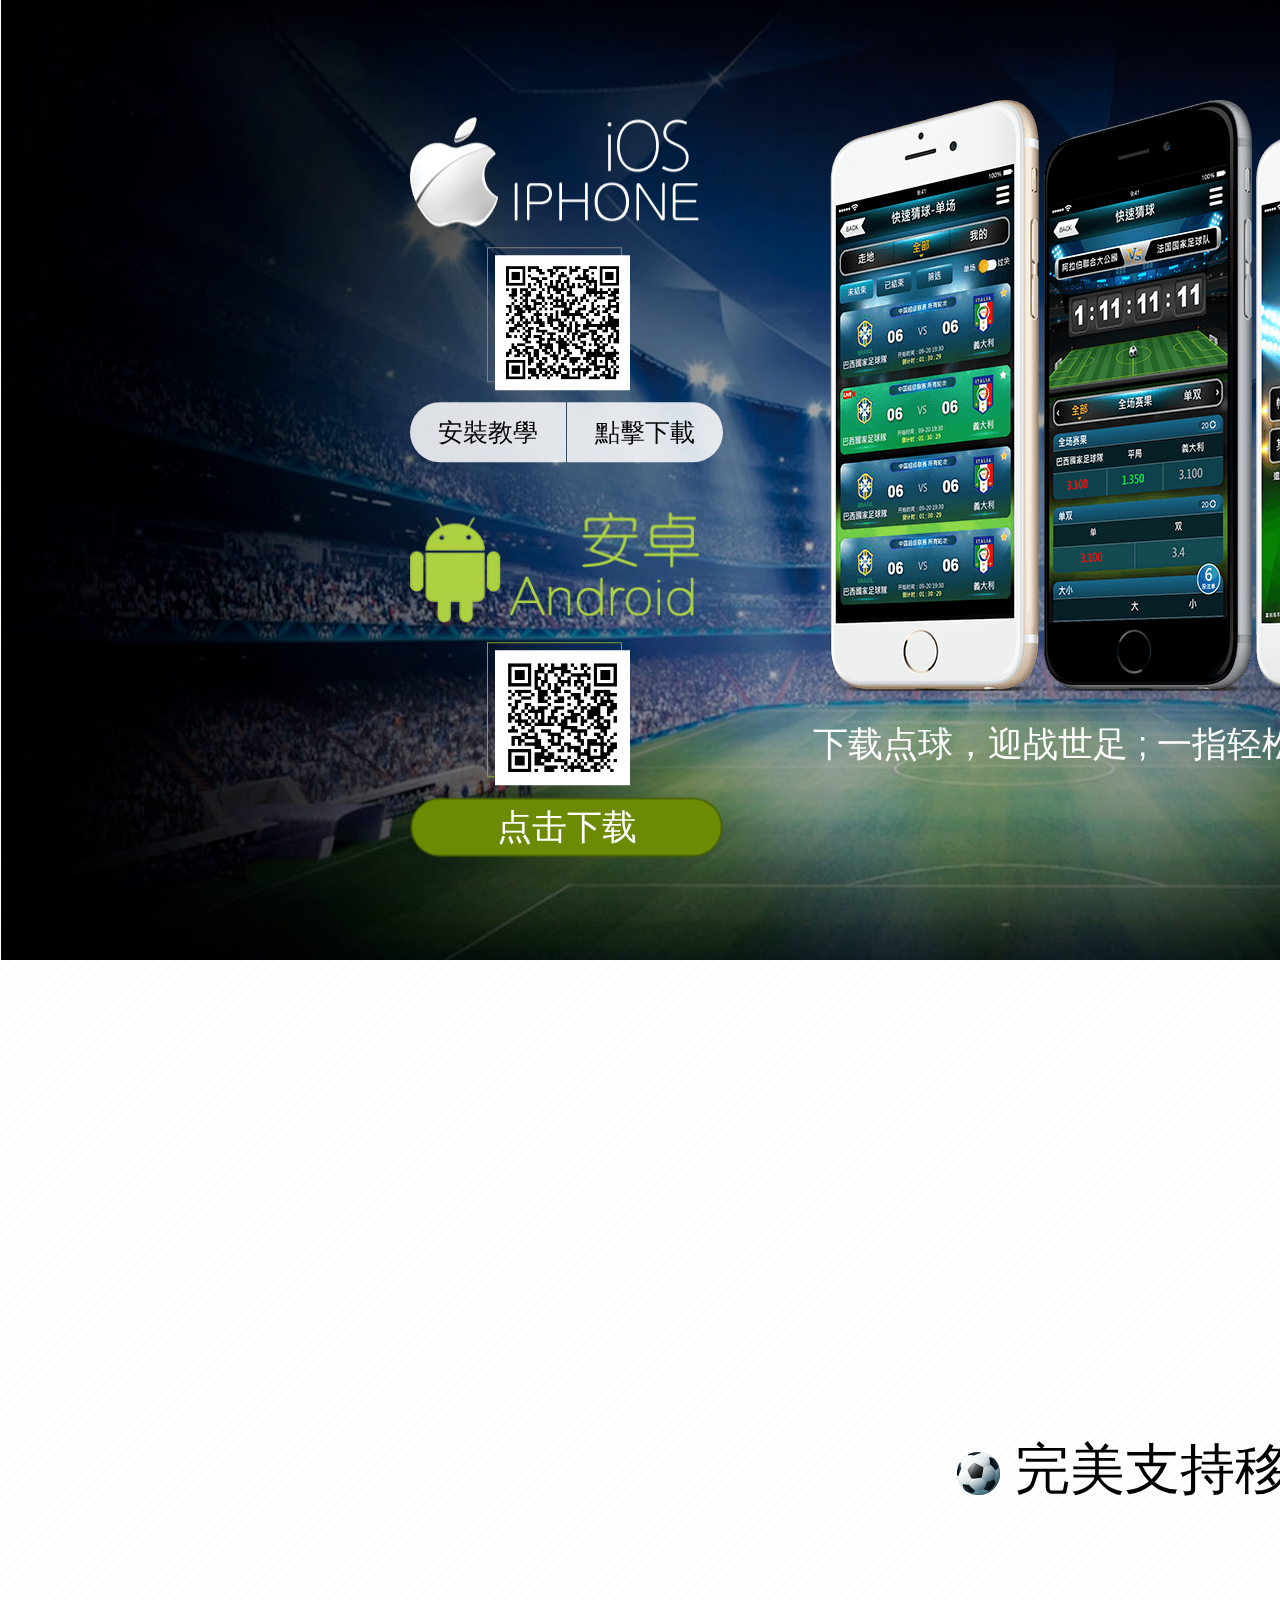
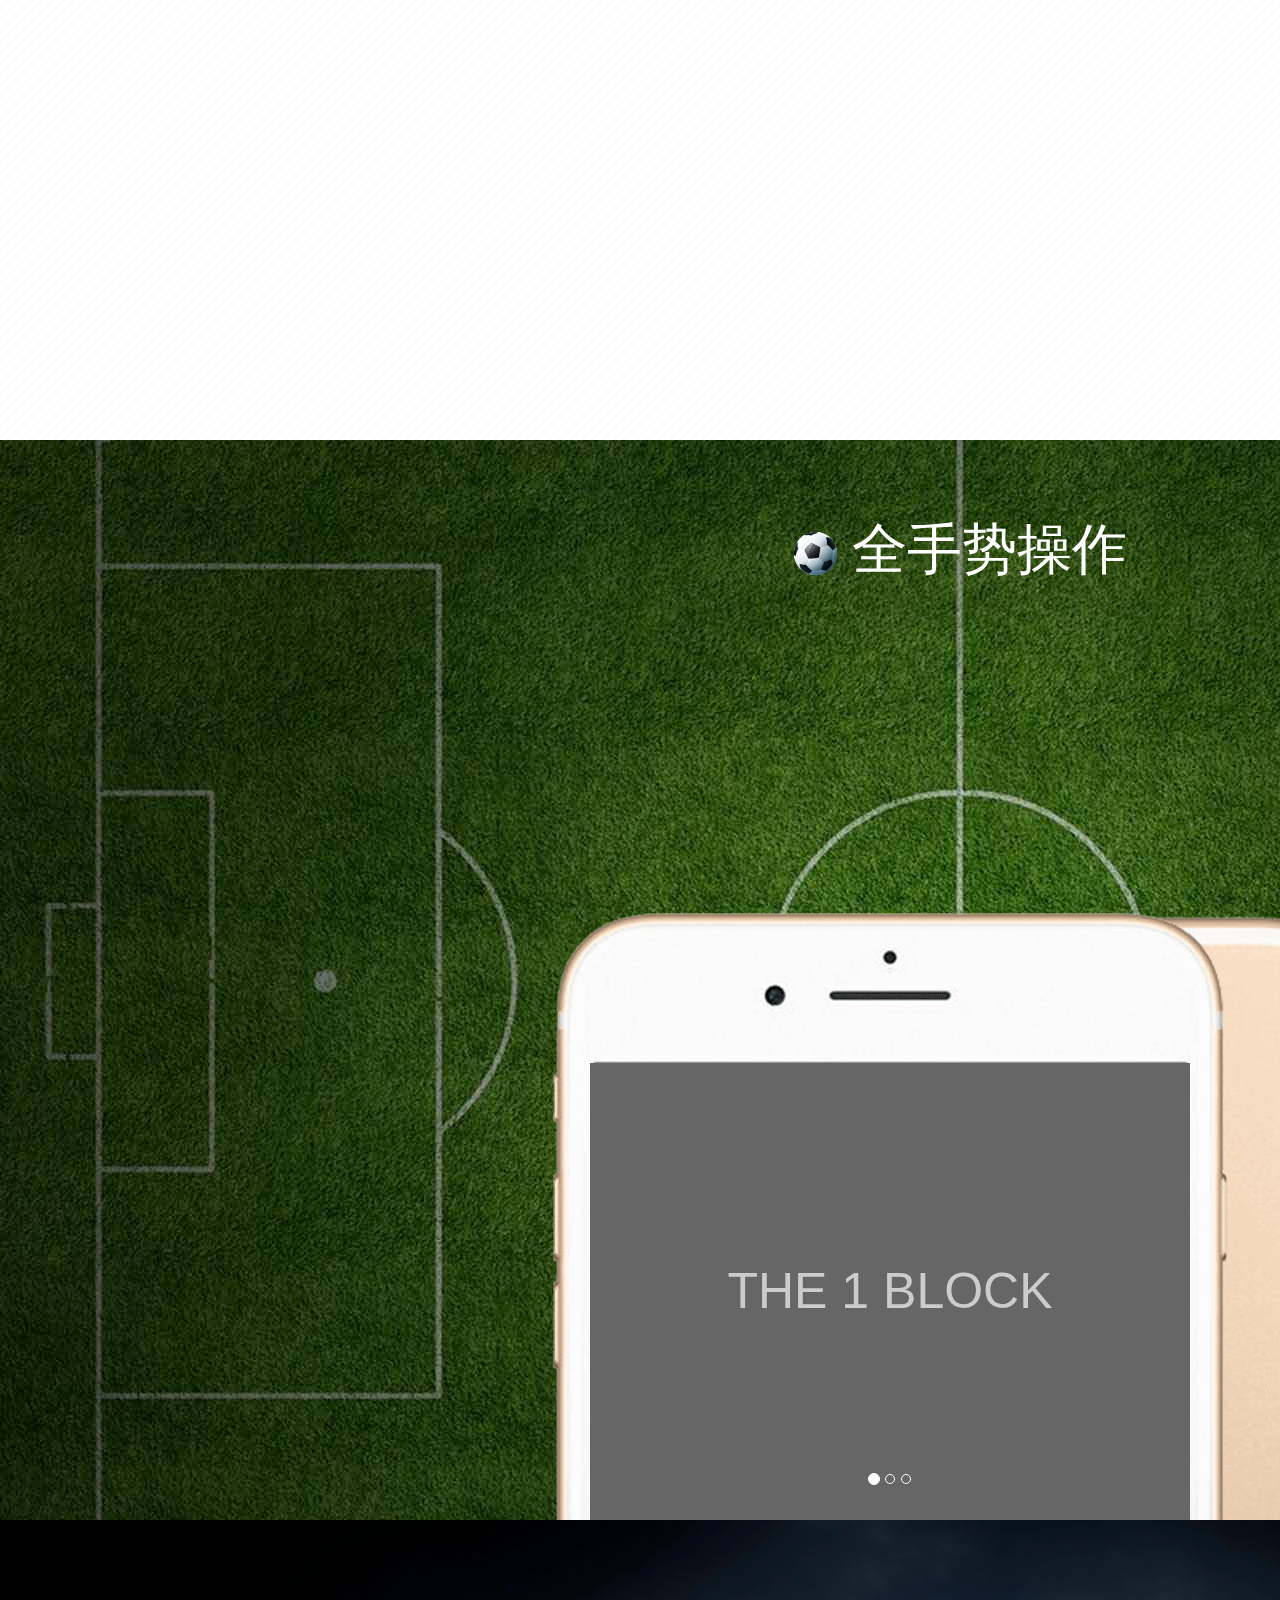
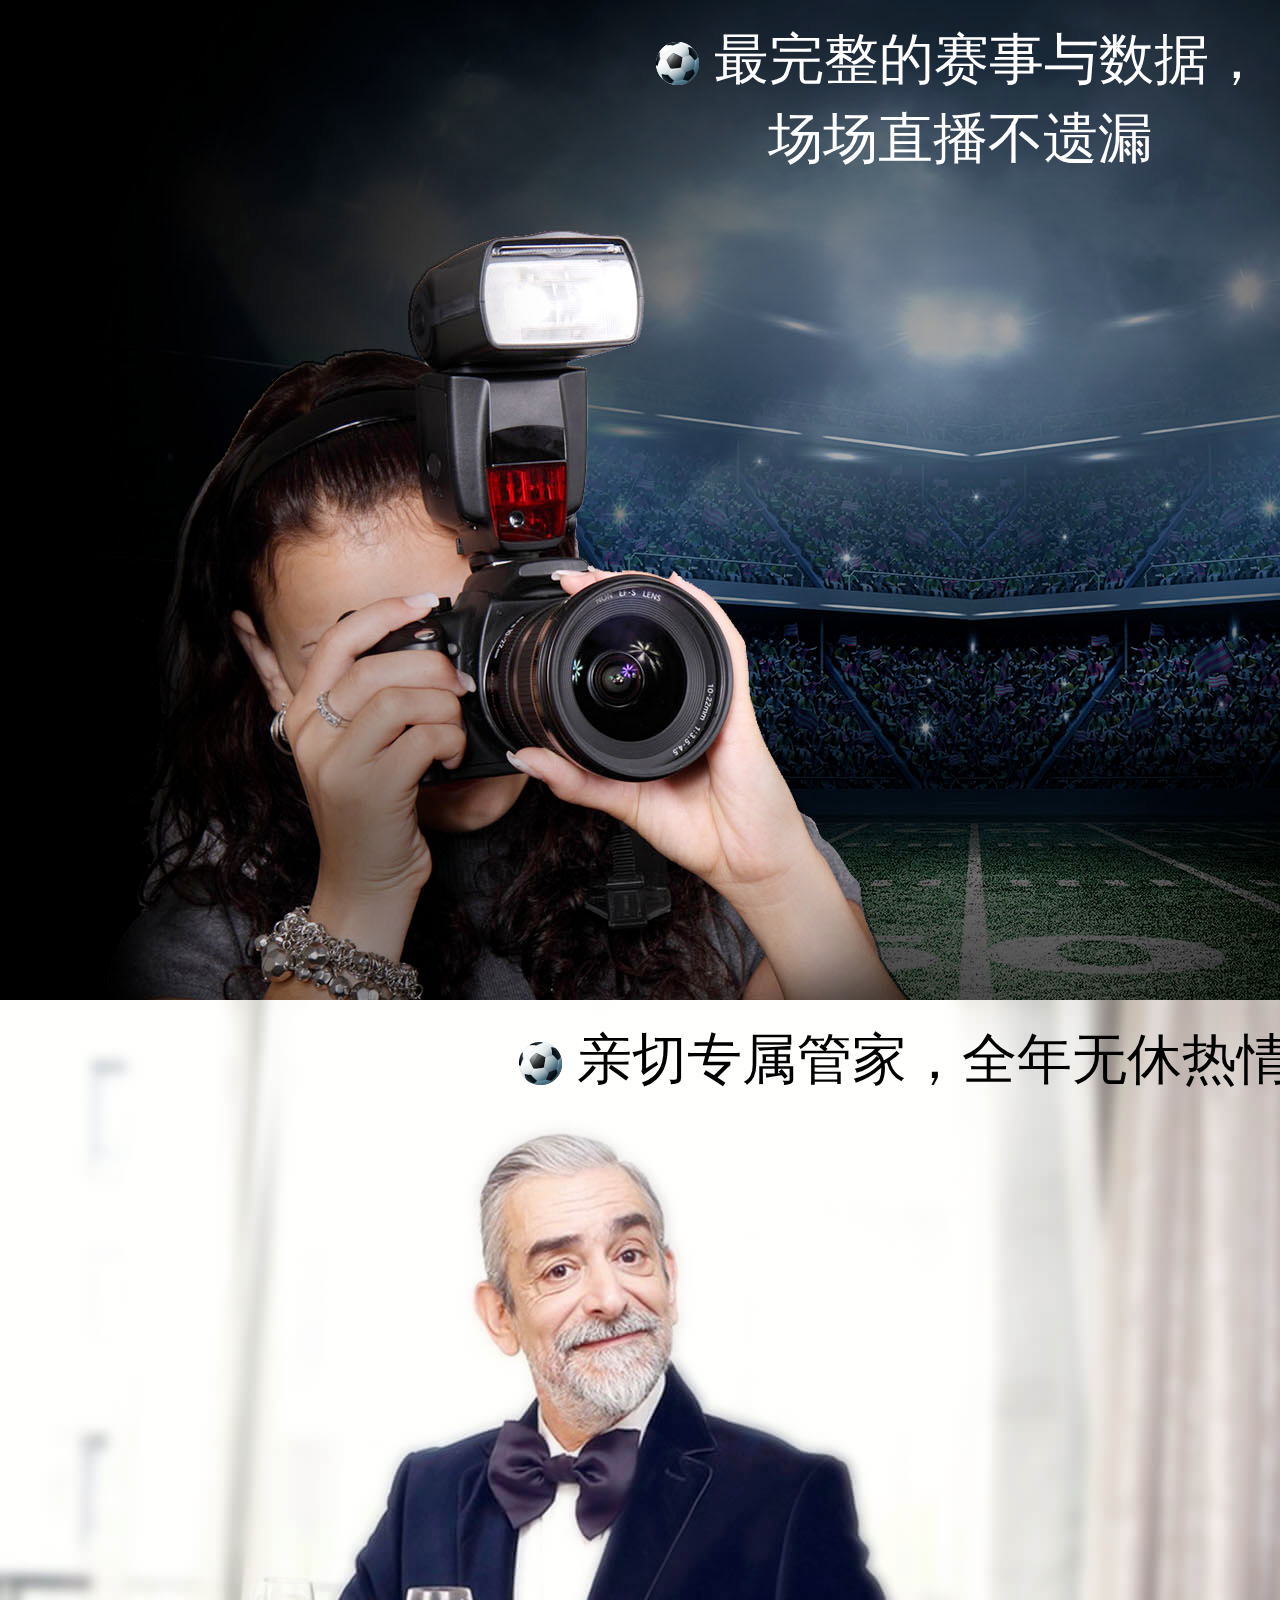
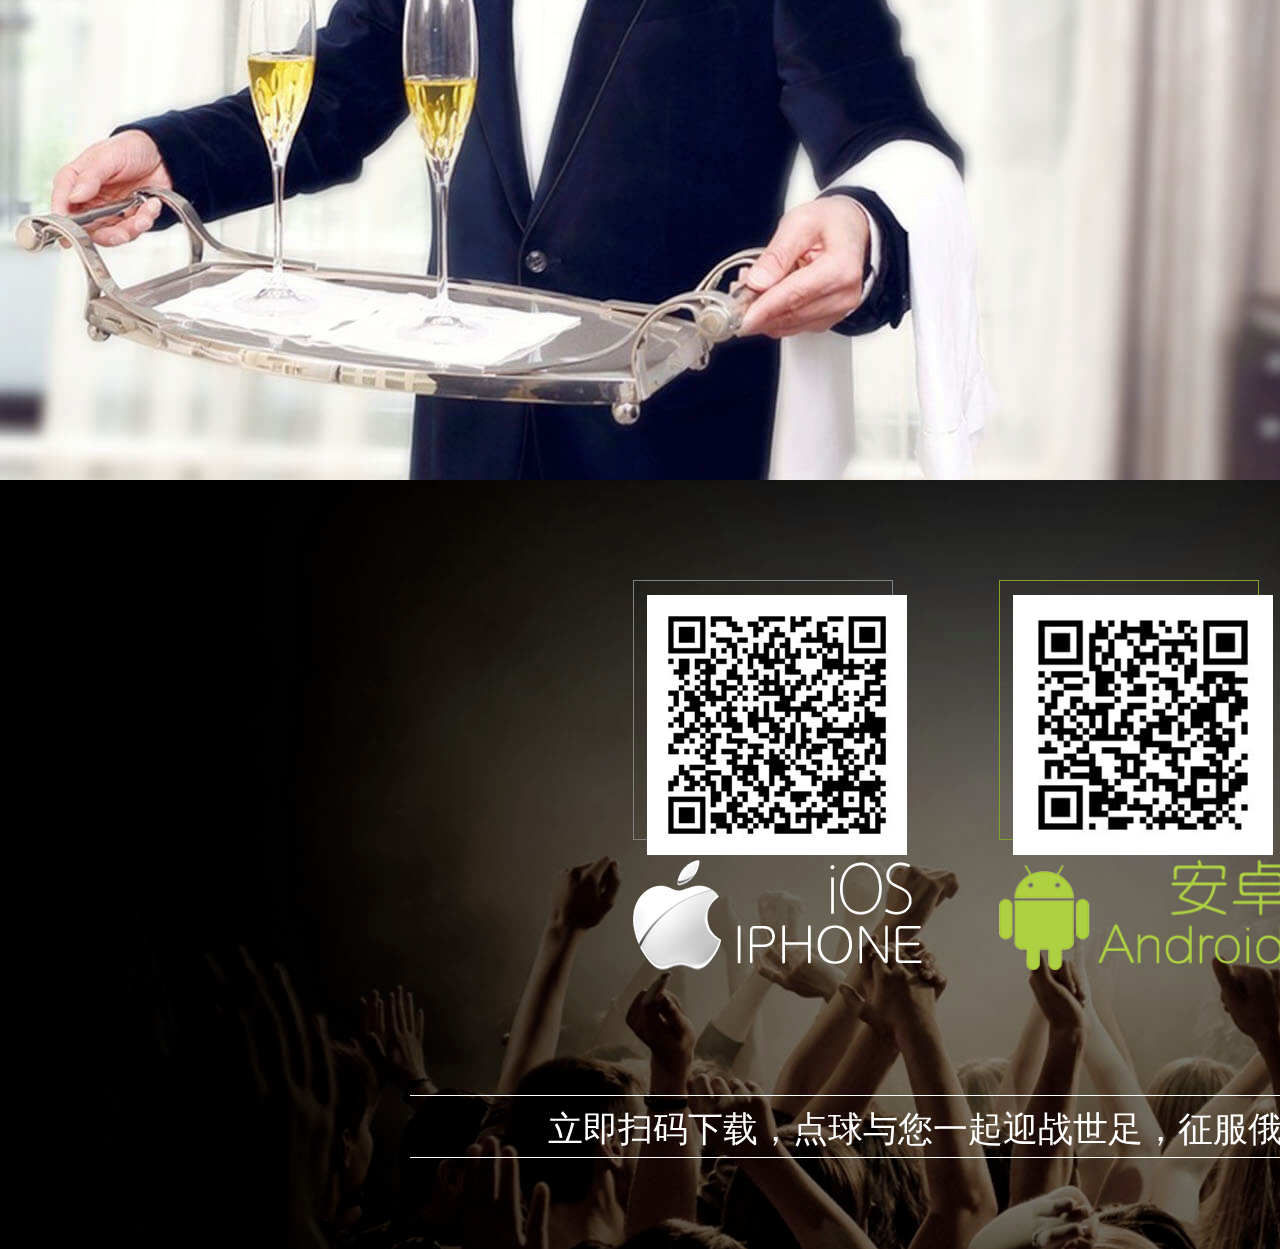
<file: index.html>
<!doctype html><html><head>    <meta charset="UTF-8">    <title>点球</title>    <!--CSS-->    <link rel="stylesheet" href="css/style.css">    <link rel="stylesheet" href="css/animate.css">    <link rel="stylesheet" href="css/bootstrap.css">    <!--CSS-->    <script src="js/jquery-1.11.0.min.js"></script>    <script src="js/config.js"></script>    <script src="js/jquery-ui-1.10.3.min.js"></script>    <script src="js/bootstrap.min.js"></script>    <script src="js/wow.min.js"></script>    <script type="text/javascript">    if (navigator.userAgent.match(/iPhone|iPod/i)) {        //$.getJSON(serveiceSite + "/D9/UserHttpReferer?type=Mobile&referrer=" + document.referrer,  {Type:"Mobile",Referrer:document.referrer});        location.href = "download-mobile-ios.html" //手機版    }    if (navigator.userAgent.match(/Android|BlackBerry|Opera Mini|IEMobile/i)) {        //$.getJSON(serveiceSite + "/D9/UserHttpReferer?type=Mobile&referrer=" + document.referrer,  {Type:"Mobile",Referrer:document.referrer});        location.href = "download-mobile-android.html" //手機版    }    // var head = document.getElementsByTagName('head')[0];    // var script = document.createElement('script');    // script.type = 'text/javascript';    // script.src= serveiceSite + '/Js/Link';    // head.appendChild(script);    $(document).ready(function() {        //$('#appleImgB,#appleImg').attr('src', serveiceSite +'/Qr/PcApple');        //$('#androidImgB,#androidImg').attr('src', serveiceSite +'/Qr/Android');        $("#androidDown").click(function() {            window.location = "https://client.qianqi315.com/app-0.3.0.6.apk";        });        // $("#appleDown").click(function(){                              //     window.location = "https://client.qianqi315.com/Main_v1.0.3_Football_iOS.ipa";        // });        $("#appleDown").attr('href', "https://client.qianqi315.com/Main_v1.0.3_Football_iOS.ipa");        var wow = new WOW({         　　　　boxClass: 'wow',         　　　　animateClass: 'animated',         　　　　offset: 0,         　　　　mobile: true,         　　　　live: true         　});         　wow.init();    });    function aa(con) {        $("#androidDown").click(function() {            window.location = con.android;        });        $("#appleDown").click(function() {            window.location = con.apple;        });    }    </script></head><body style="overflow-x:hidden;">    <div class="outline">        <div class="block_out" id="fsvs-body" style="transition: all 1s; transform: translate3d(0px, 0%, 0px);">            <!--第一层 开始-->            <div class="dwl_out">                <div class="download_bg">                    <div class="dwl_block">                        <div class="dwl_iphone">                            <div class="dwl_iphoneImg">                                <div class="dwl_iphoneImg01 wow bounceInDown"></div>                                <div class="dwl_iphoneImg02 wow bounceInDown"></div>                                <div class="dwl_iphoneImg03 wow bounceInDown"></div>                            </div>                            <!-- <img style="margin-top:70px;" src="imges/dwl_iphone.png" width="735" height="649" alt="" /> -->                            <div class="dwl_detail"><span style="display:block;margin:0 auto;">下载点球，迎战世足 ; 一指轻松征服俄罗斯</span></div>                        </div>                        <div class="dwl_btn">                            <img style="display:block;" src="imges/ios-icon.png" width="289" height="110" alt="" />                            <div class="qr_first ios">                                <img src="imges/ios-qr.jpg" width="135" height="135" alt="" id="appleImg" />                            </div>                            <div class="dwl_btn_block apple">                                <a href="instal.htm" class="ios_instal">安裝教學</a>                                <div class="ios_line"></div>                                <a href="" class="ios_download" id="appleDown">點擊下載</a>                            </div>                        </div>                        <div class="dwl_btn" style="margin-top:50px;">                            <img style="display:block;" src="imges/and-icon.png" width="289" height="110" alt="" />                            <div class="qr_first and">                                <img src="imges/and-qr.jpg" width="135" height="135" alt="" id="androidImg" />                            </div>                            <div class="dwl_btn_block android" id="androidDown">点击下载</div>                        </div>                    </div>                </div>            </div>            <!--第一层 结束-->            <!--第二层 开始-->            <div class="per_block">                <!-- <div class="per_bg"><img src="imges/per-iphone.png" width="944" height="1080" alt="" /></div> -->                <div class="per_bg per_bg_1 wow fadeInLeft"></div>                <div class="per_bg per_bg_2 wow fadeInLeft"></div>                <div class="per_bg per_bg_3 wow fadeInLeft"></div>                <div class="per_bg per_bg_4 wow fadeInLeft"></div>                <div class="per_detail">                    <div class="per_word_block">                        <div class="per_tittle"><img style="margin-right:15px;" src="imges/soccer.png" width="43" height="43" alt="" />完美支持移动互联网</div>                        <div class="per_word wow fadeInUp" style="animation-delay: .5s;">全新技术打造原生态应用，                            <br>有别于其他传统平台让你用最顺畅的体验，                            <br>不论何时何地，均可畅游世界五大联赛</div>                    </div>                </div>            </div>            <!--第二层 结束-->            <!--第三层 開始-->            <div class="sign_block">                <div class="sign_detail">                    <div class="sign_word_block">                        <div class="sign_tittle"><img style="margin-right:15px;" src="imges/soccer.png" width="43" height="43" alt="" />全手势操作</div>                        <div class="sign_word wow fadeInUp" style="animation-delay: .5s;">全应用无缝支持手势操作                            <br>只需要一根手指，让您畅游点球无障碍</div>                    </div>                </div>                <div class="sign_iphone">                    <div class="sign_iphone_bg"></div>                    <div class="slide_box">                      <div class="slidepos">                        <div id="carousel-example-generic" class="carousel slide" data-ride="carousel" style="width: 100%; height:457px; ">                            <!-- Indicators -->                            <ol class="carousel-indicators">                                <li data-target="#carousel-example-generic" data-slide-to="0" class="active"></li>                                <li data-target="#carousel-example-generic" data-slide-to="1"></li>                                <li data-target="#carousel-example-generic" data-slide-to="2"></li>                            </ol>                            <!-- Wrapper for slides -->                            <div class="carousel-inner" role="listbox">                                <div class="item active">                                    <p class="slideP">THE 1 BLOCK</p>                                </div>                                <div class="item">                                    <p class="slideP">THE 2 BLOCK</p>                                </div>                                <div class="item">                                    <p class="slideP">THE 3 BLOCK</p>                                </div>                                ...                            </div>                        </div>                      </div>                    </div>                </div>            </div>            <!--第三层 結束-->            <!--第四层 開始-->            <div class="live_block">                <div class="sign_detail">                    <div class="live_word_block">                        <div class="sign_tittle"><img style="margin-right:15px;" src="imges/soccer.png" width="43" height="43" alt="" />最完整的赛事与数据，                            <br>场场直播不遗漏</div>                        <div class="live_word wow fadeInUp" style="animation-delay: .5s;">五大联赛零时差，                            <br>实时动画转播让您追踪赛事不延迟</div>                    </div>                </div>            </div>            <!--第四层 結束-->            <!--第五层 開始-->            <div class="serve_block">                <div class="serve_detail">                    <div class="serve_word_block">                        <div class="serve_tittle"><img style="margin-right:15px;" src="imges/soccer.png" width="43" height="43" alt="" />亲切专属管家，全年无休热情支持</div>                        <div class="serve_word wow fadeInUp" style="animation-delay: .5s;">专业且亲切的专属个人管家，                            <br>全年无休的给您打理任何需求</div>                    </div>                </div>            </div>            <!--第五层 結束-->            <!--第6层 開始-->            <div class="cheer_block">                <div class="cheer_detail">                    <div class="qr_block">                        <div class="qr_ios">                            <div class="qr ios">                                <img src="imges/ios-qr.jpg" width="260" height="260" alt="" id="appleImgB" />                            </div>                            <img src="imges/ios-icon.png" width="289" height="110" alt="" />                        </div>                        <div class="qr_and">                            <div class="qr and">                                <img src="imges/and-qr.jpg" width="260" height="260" alt="" id="androidImgB" />                            </div>                            <img src="imges/and-icon.png" width="289" height="110" alt="" />                        </div>                    </div>                    <div class="cheer_word">立即扫码下载，点球与您一起迎战世足，征服俄罗斯!!</div>                </div>            </div>            <!--第6层 結束-->        </div>    </div></body></html>
</file>
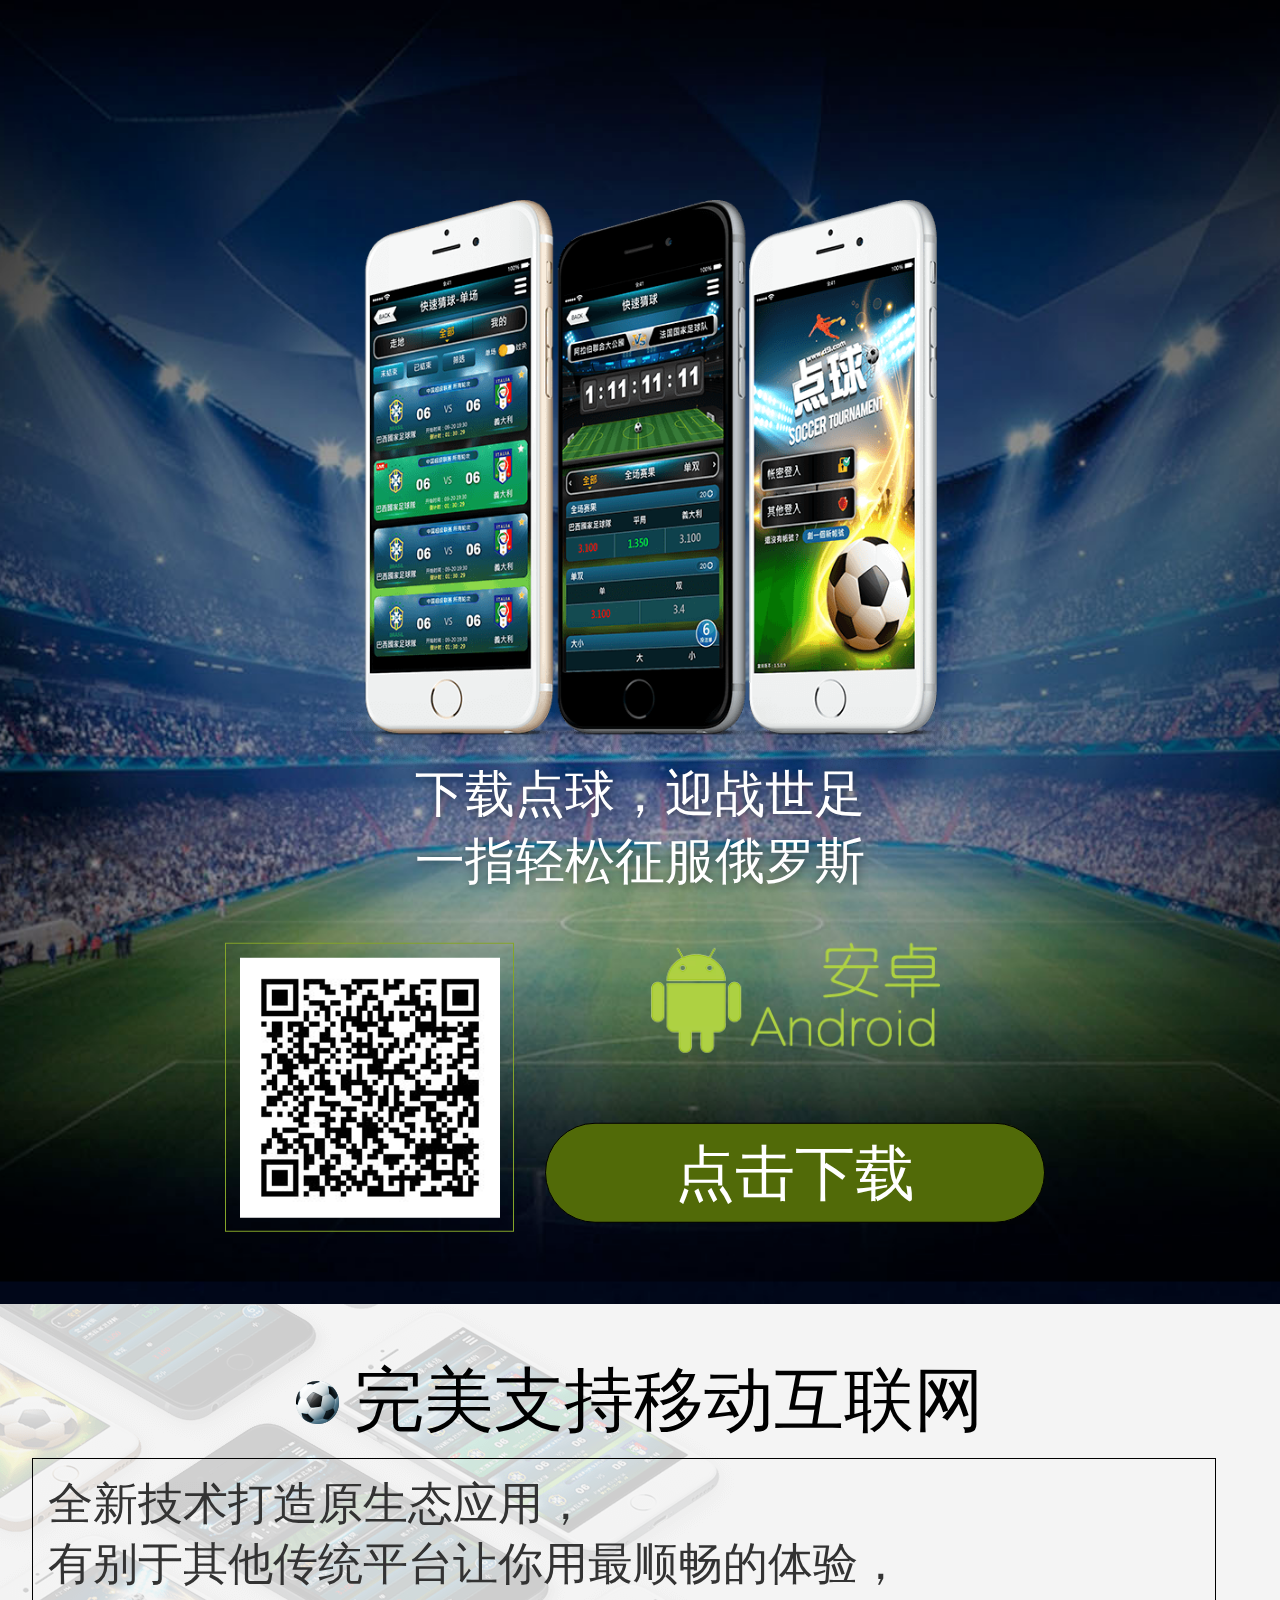
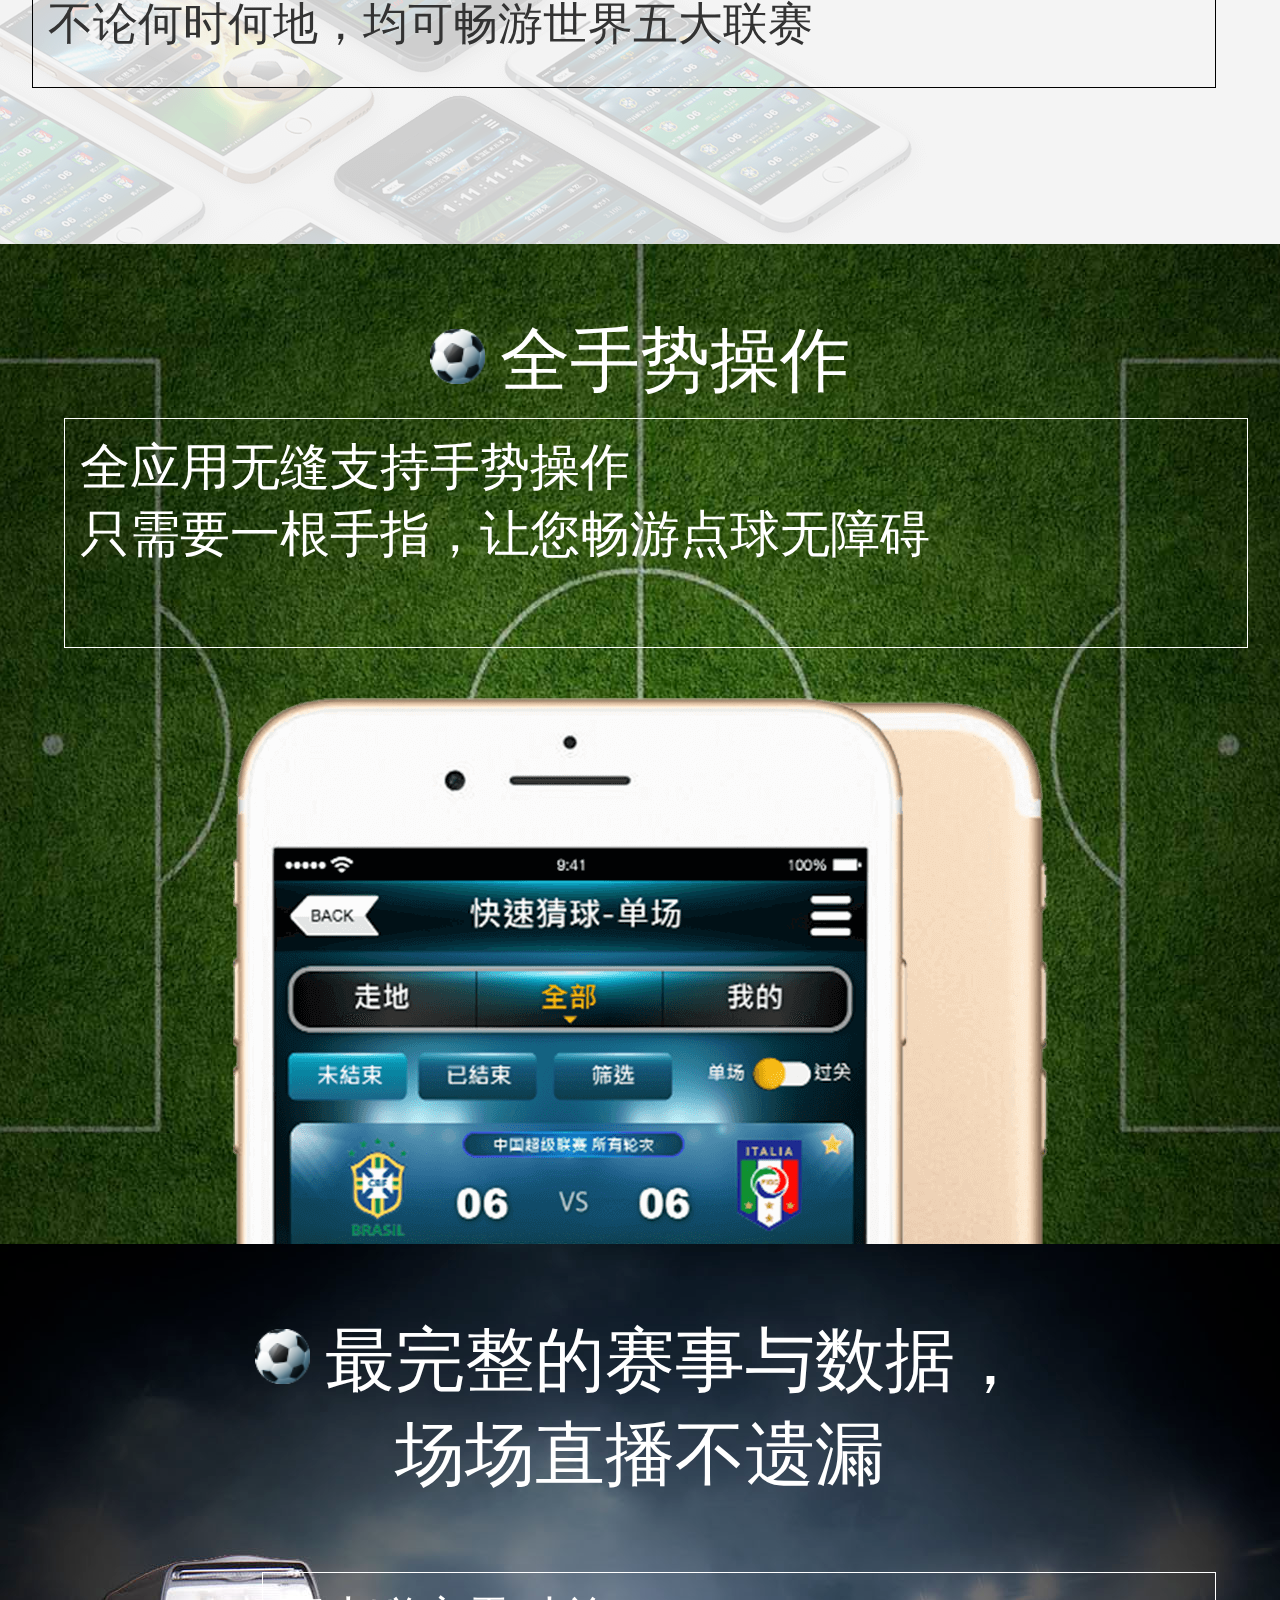
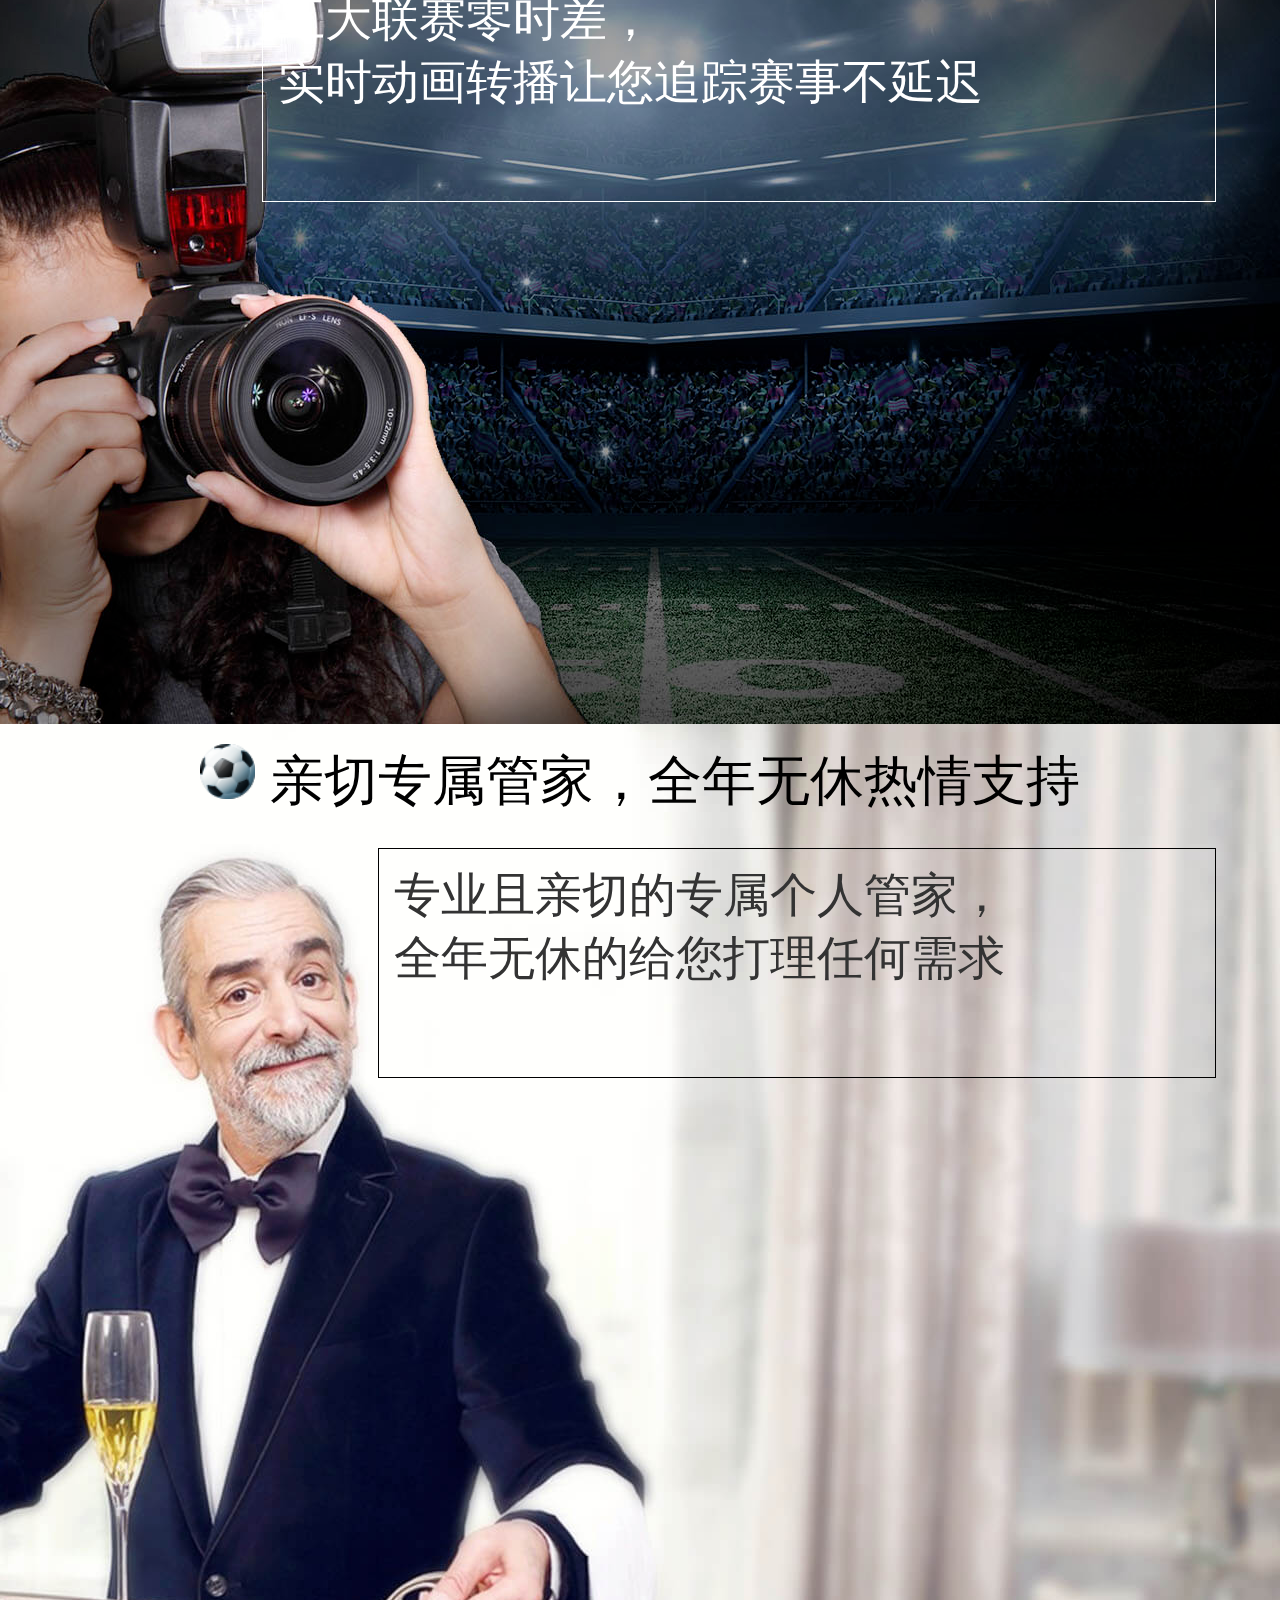
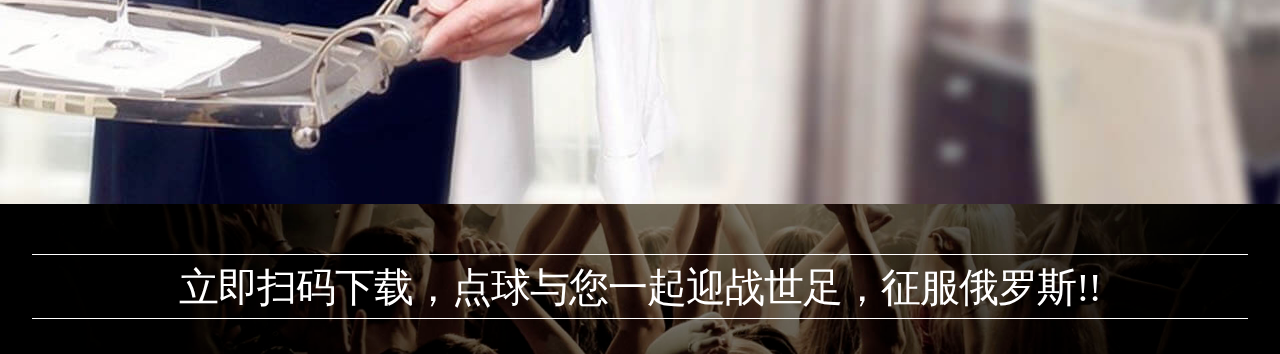
<file: download-mobile-android.html>
<!doctype html>
<html>
<head>
<meta charset="UTF-8">
<title>点球</title>
	
		<!--CSS-->
        <link rel="stylesheet" href="css/mobile_index.css">
        <!--CSS-->
		<script src="js/jquery-1.11.0.min.js"></script>
		<script src="js/config.js"></script>		
		<script type="text/javascript">
		if(navigator.userAgent.match(/iPhone|iPod/i)){            
            location.href = "download-mobile-ios.html"  //手機版
        }
		// var head = document.getElementsByTagName('head')[0];
		// var script = document.createElement('script');
		// script.type = 'text/javascript';
		// script.src= serveiceSite + '/Js/Link';
		// head.appendChild(script);
		$(document).ready(function(){		
			//$('#appleImgB').attr('src', serveiceSite +'/Qr/Apple');
             $("#down").click(function(){               
                window.location = "https://client.qianqi315.com/app-0.3.0.6.apk"; 
            });
		});
		function aa( con){				
			$("#down").click(function(){
				window.location = con.itmsServices;
                //window.location = "itms-services://?action=download-manifest&url=https://client.qianqi315.com/Football_iOS.plist";
			});
		}
		</script>
</head>

<body style="">

<div class="outline" >
        <div class="block_out" id="fsvs-body" style="transition: all 1s; transform: translate3d(0px, 0%, 0px);">
<!--第一层 开始-->
            <div class="dwl_out">
				<div class="download_bg">
				<div class="dwl_block">
					<div class="dwl_iphone">
					<img style="margin-left:50px;margin-top:100px;" src="imges/dwl_iphone.png" width="665" height="587" alt=""/>
					<div class="dwl_detail">下载点球，迎战世足<br>一指轻松征服俄罗斯</div>
					</div>
					
					<div class="dwl_sub">
						<div class="dwl_btn">
				   		<img style="display:block;margin:0 auto;" src="imges/and-icon.png" width="289" height="110" alt=""/>
       					<div class="dwl_btn_block android" id="down">点击下载</div>
				    	</div>
				    
				    	<div class="qr and">
       					<img src="imges/ios-qr.jpg" width="260" height="260" alt="" id="appleImgB" />
       					</div>
       				</div>
				    
				</div>
			  	</div>
            </div>
	<!--第一层 结束-->
           
    <!--第二层 开始-->           
            <div class="per_block">
				<div class="per_bg"><img style="opacity:0.15;" src="imges/per-iphone.png" width="944" height="1080" alt=""/></div>
         		<div class="per_detail">
         			<div class="per_word_block">
         				<div class="per_tittle"><img style="margin-right:15px;" src="imges/soccer.png" width="43" height="43" alt=""/>完美支持移动互联网</div>
         				<div class="per_word">全新技术打造原生态应用，<br>有别于其他传统平台让你用最顺畅的体验，<br>不论何时何地，均可畅游世界五大联赛</div>
         			</div>
         		</div>
          </div>
	<!--第二层 结束-->
   
    <!--第三层 開始-->        
            <div class="sign_block">
            	<div class="sign_detail">
         			<div class="sign_word_block">
         				<div class="sign_tittle"><img style="margin-right:15px;position:relative;" src="imges/soccer.png" width="55" height="55" alt=""/>全手势操作</div>
         				<div class="sign_word">全应用无缝支持手势操作<br>只需要一根手指，让您畅游点球无障碍</div>
         			</div>
         		</div>
	  			<div class="sign_iphone"></div>
            </div>
  <!--第三层 結束-->
     
     <!--第四层 開始-->        
            <div class="live_block">
            	<div class="sign_detail">
         			<div class="sign_word_block">
         				<div class="sign_tittle"><img style="margin-right:15px;position:relative;" src="imges/soccer.png" width="55" height="55" alt=""/>最完整的赛事与数据，<br>场场直播不遗漏</div>
         				<div class="live_word">五大联赛零时差，<br>实时动画转播让您追踪赛事不延迟</div>
         			</div>
         		</div>
            </div>
  <!--第四层 結束-->
     
     <!--第五层 開始-->        
            <div class="serve_block">
            	<div class="sign_detail">
         			<div class="sign_word_block">
         				<div class="serve_tittle"><img style="margin-right:15px;position:relative;" src="imges/soccer.png" width="55" height="55" alt=""/>亲切专属管家，全年无休热情支持</div>
         				<div class="serve_word">专业且亲切的专属个人管家，<br>全年无休的给您打理任何需求</div>
         			</div>
         		</div>
            </div>
  <!--第五层 結束-->
      
      <!--第六层 開始-->        
            <div class="cheer_block">
            	<div class="cheer_detail">
            		<div class="cheer_word">立即扫码下载，点球与您一起迎战世足，征服俄罗斯!!</div>
            	</div>
            </div>
  <!--第六层 結束-->
       </div>
        </div>



</body>
</html>
</file>
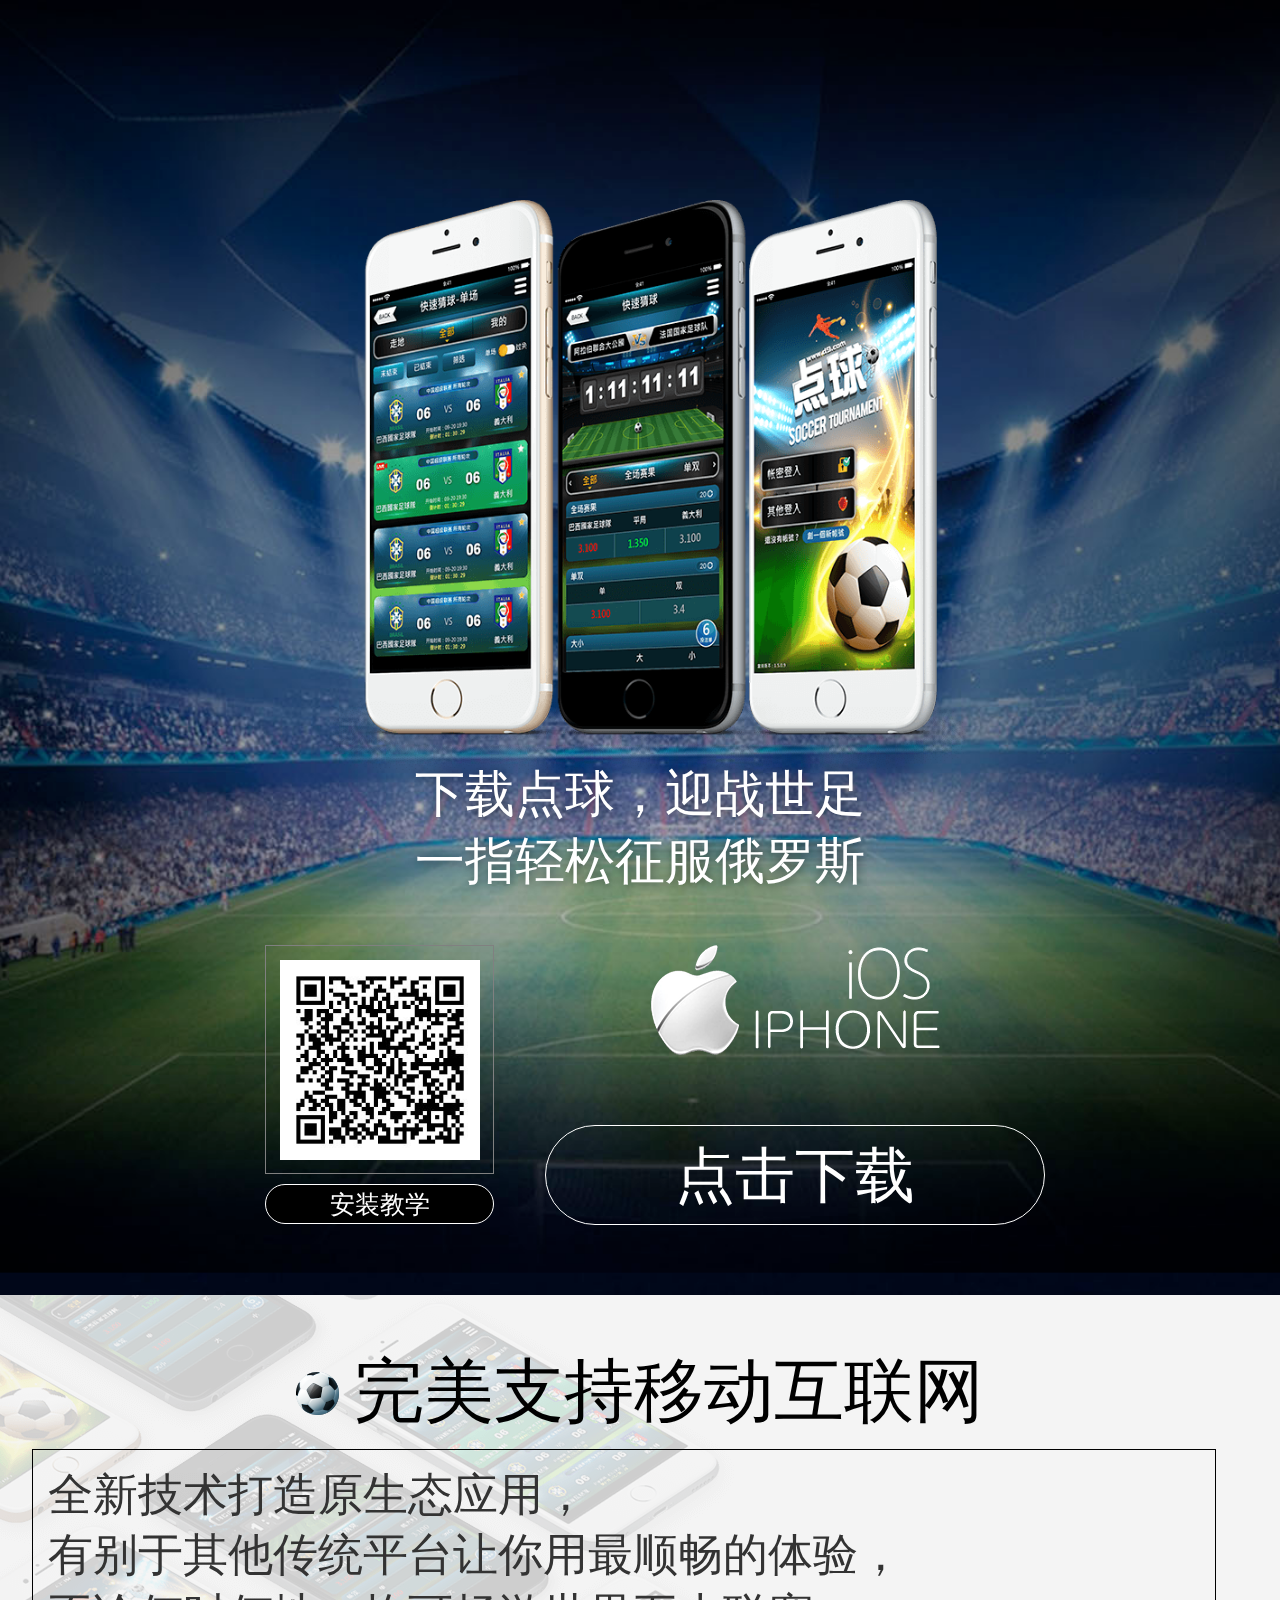
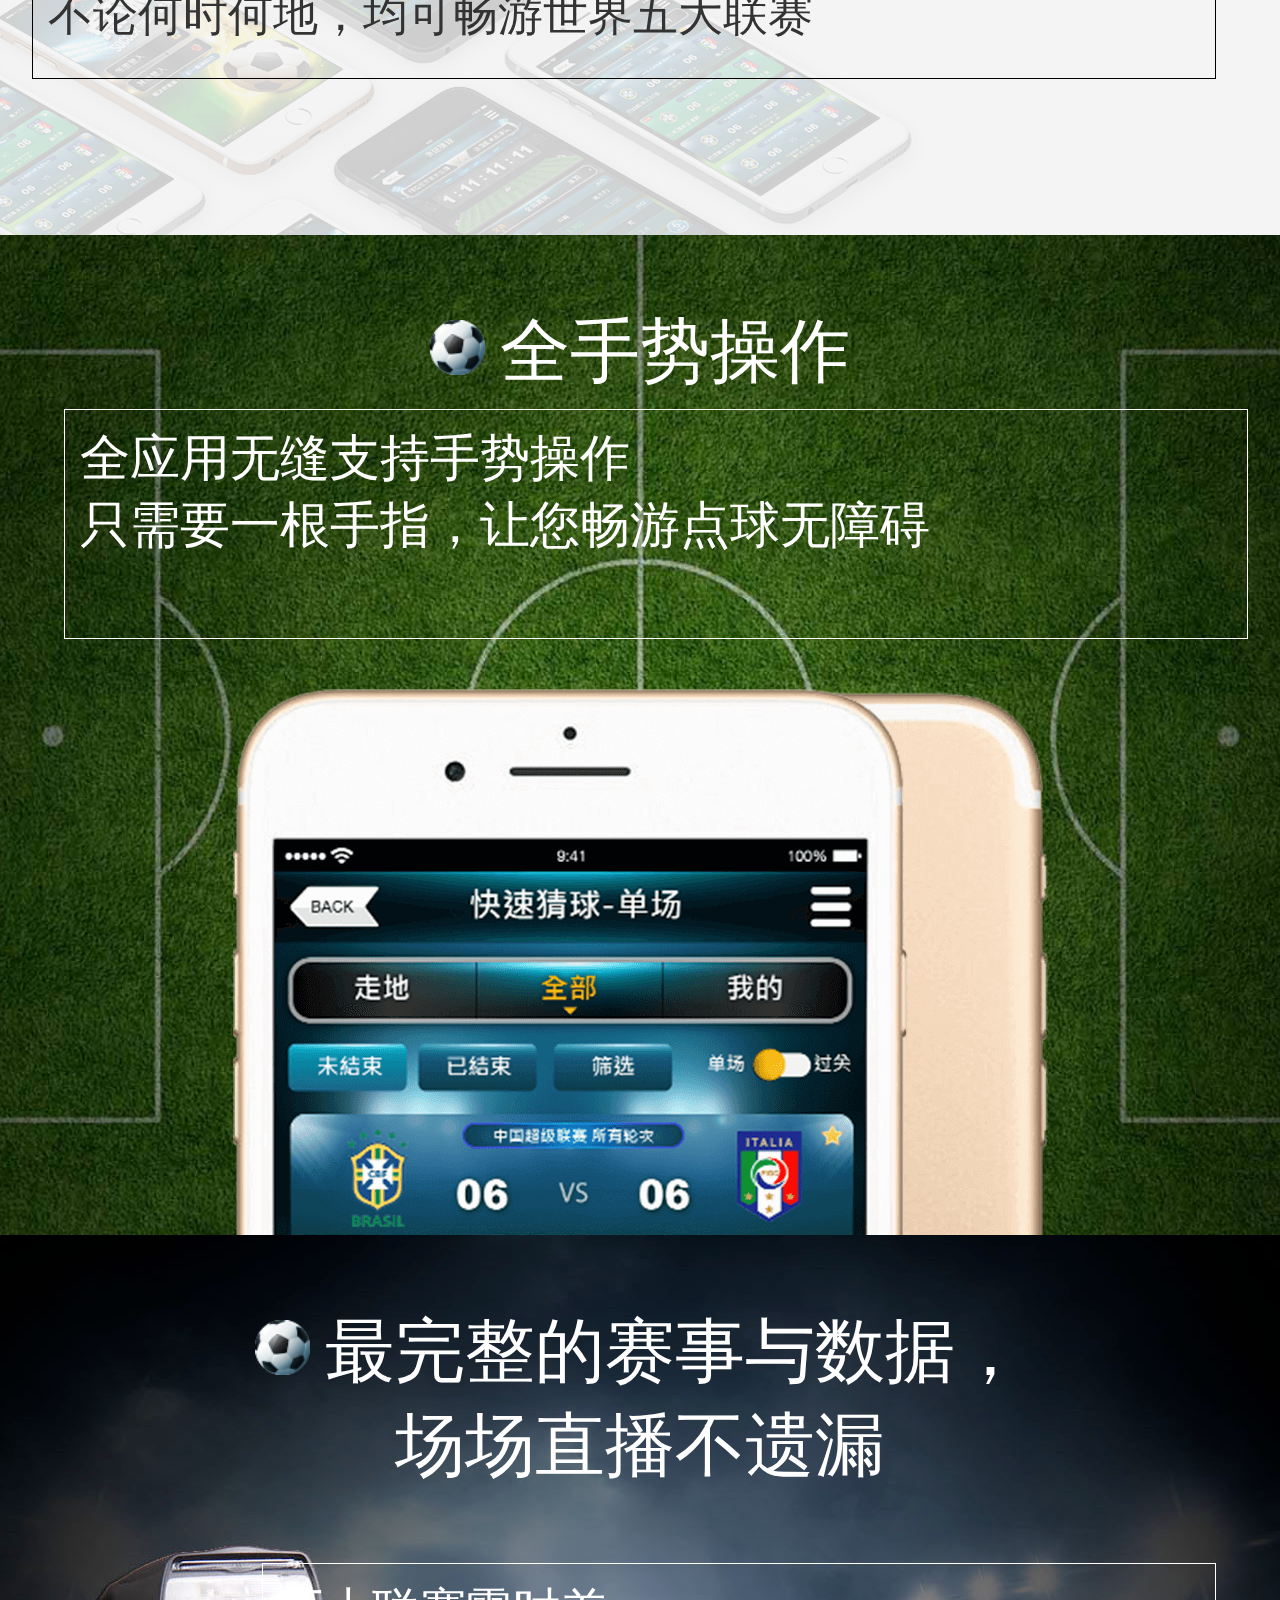
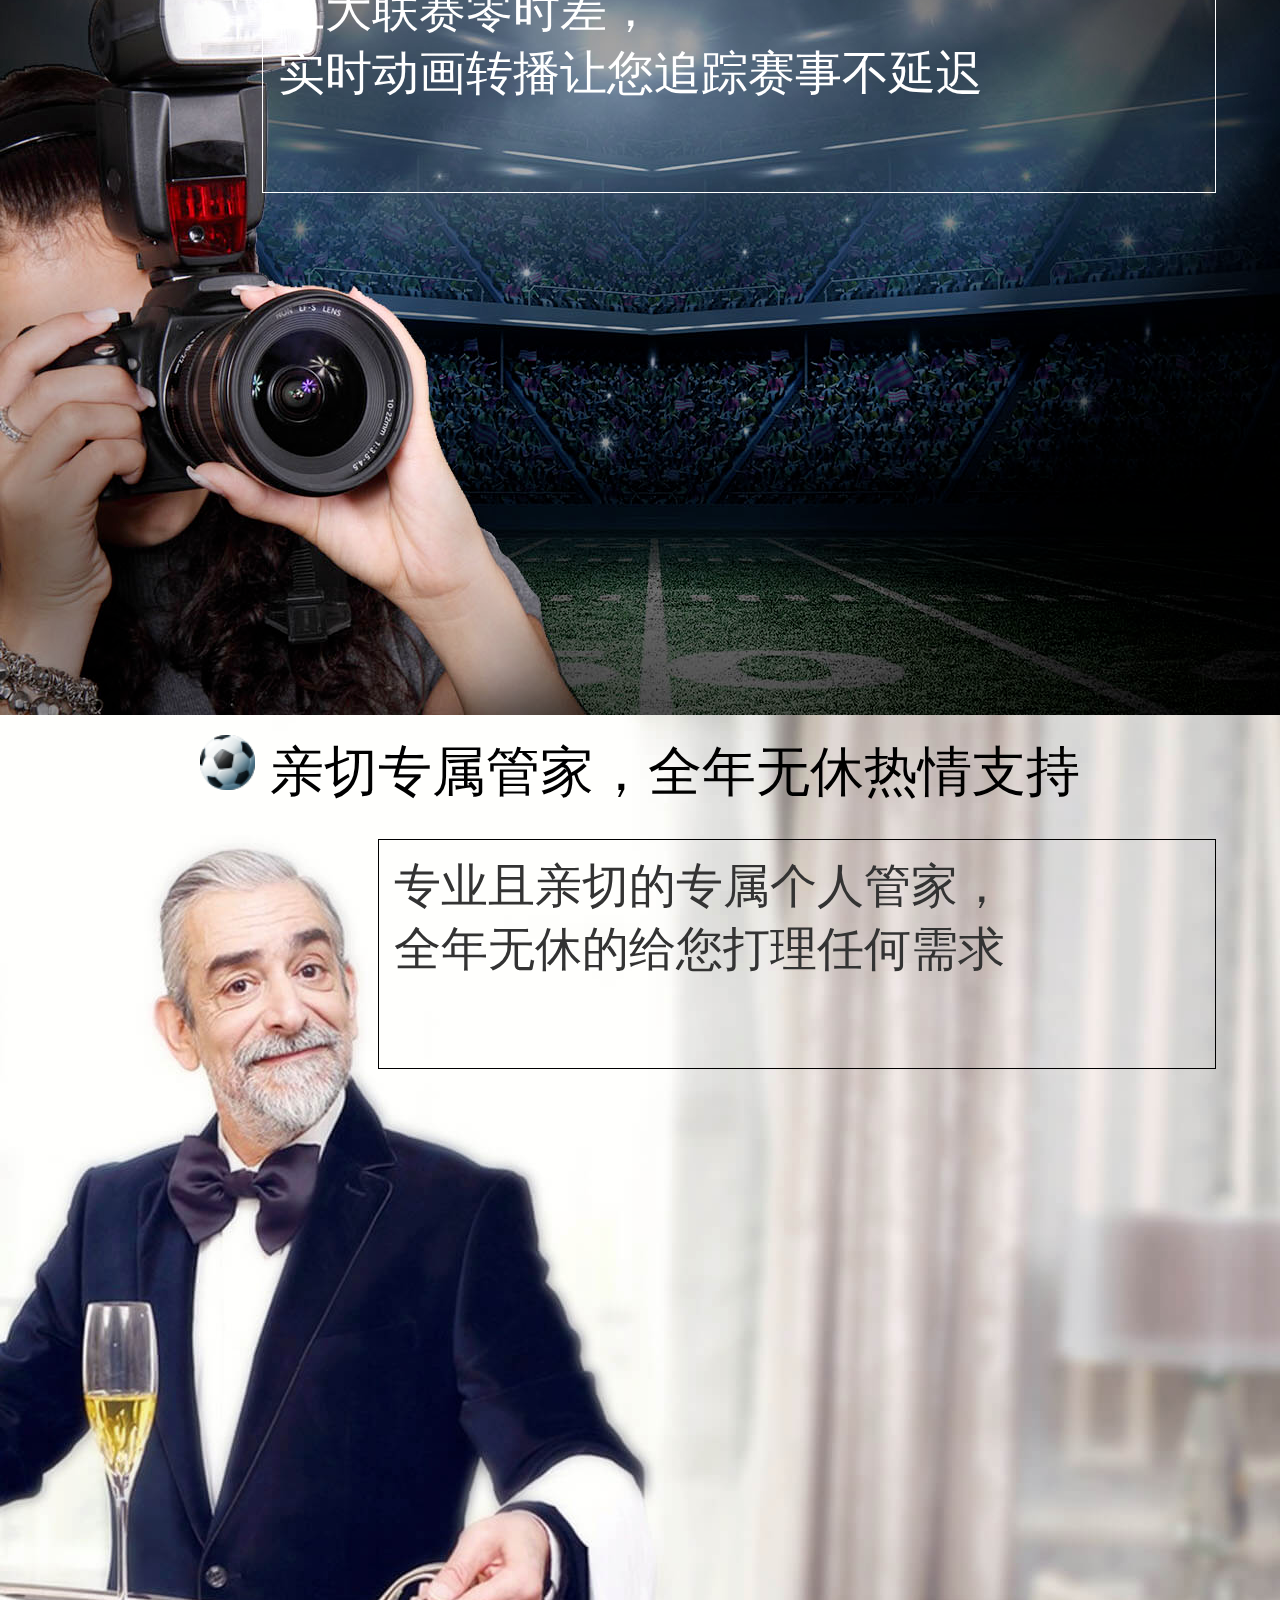
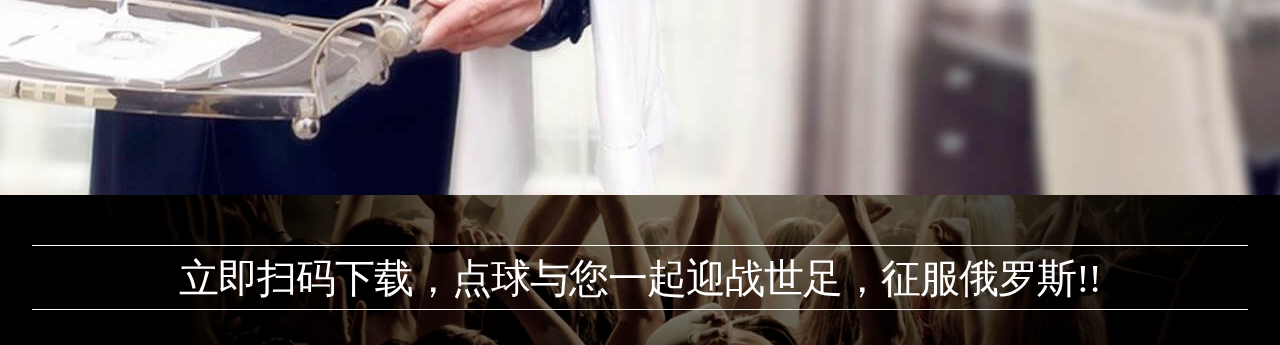
<file: download-mobile-ios.html>
<!doctype html>
<html>
<head>
<meta charset="UTF-8">
<title>点球</title>
	
		<!--CSS-->
        <link rel="stylesheet" href="css/mobile_index.css">
        <!--CSS-->
		<script src="js/jquery-1.11.0.min.js"></script>
		<script src="js/config.js"></script>		
		<script type="text/javascript">
		if(navigator.userAgent.match(/Android|BlackBerry|Opera Mini|IEMobile/i)){
			//$.getJSON(serveiceSite + "/D9/UserHttpReferer?type=Mobile&referrer=" + document.referrer,  {Type:"Mobile",Referrer:document.referrer});
			location.href = "download-mobile-android.html"  //手機版
		}
		// var head = document.getElementsByTagName('head')[0];
		// var script = document.createElement('script');
		// script.type = 'text/javascript';
		// script.src= serveiceSite + '/Js/Link';
		// head.appendChild(script);
		$(document).ready(function(){		
			//$('#appleImgB').attr('src', serveiceSite +'/Qr/Apple');
             $("#down").click(function(){               
                window.location = "itms-services://?action=download-manifest&url=https://client.qianqi315.com/Football_iOS.plist"; 
            });
		});
		function aa( con){				
			$("#down").click(function(){
				window.location = con.itmsServices;
                //window.location = "itms-services://?action=download-manifest&url=https://client.qianqi315.com/Football_iOS.plist";
			});
		}
		</script>
</head>

<body style="">

<div class="outline" >
        <div class="block_out" id="fsvs-body" style="transition: all 1s; transform: translate3d(0px, 0%, 0px);">
<!--第一层 开始-->
            <div class="dwl_out">
				<div class="download_bg">
				<div class="dwl_block">
					<div class="dwl_iphone">
					<img style="margin-left:50px;margin-top:100px;" src="imges/dwl_iphone.png" width="665" height="587" alt=""/>
					<div class="dwl_detail">下载点球，迎战世足<br>一指轻松征服俄罗斯</div>
					</div>
					
					<div class="dwl_sub">
						<div class="dwl_btn">
				   		<img style="display:block;margin:0 auto;" src="imges/ios-icon.png" width="289" height="110" alt=""/>
       					<div class="dwl_btn_block apple" id="down">点击下载</div>
				    	</div>
				    	
				    	<div class="qr_out">
				    	<div class="qr ios">
       					<img src="imges/ios-qr.jpg" width="200" height="200" alt="" id="appleImgB" />
       					</div>
       					<a href="instal.htm" class="instal_block">安装教学</a>
       					</div>
       					
       				</div>
				    
				</div>
			  	</div>
            </div>
	<!--第一层 结束-->
           
    <!--第二层 开始-->           
            <div class="per_block">
				<div class="per_bg"><img style="opacity:0.15;" src="imges/per-iphone.png" width="944" height="1080" alt=""/></div>
         		<div class="per_detail">
         			<div class="per_word_block">
         				<div class="per_tittle"><img style="margin-right:15px;" src="imges/soccer.png" width="43" height="43" alt=""/>完美支持移动互联网</div>
         				<div class="per_word">全新技术打造原生态应用，<br>有别于其他传统平台让你用最顺畅的体验，<br>不论何时何地，均可畅游世界五大联赛</div>
         			</div>
         		</div>
          </div>
	<!--第二层 结束-->
   
    <!--第三层 開始-->        
            <div class="sign_block">
            	<div class="sign_detail">
         			<div class="sign_word_block">
         				<div class="sign_tittle"><img style="margin-right:15px;position:relative;" src="imges/soccer.png" width="55" height="55" alt=""/>全手势操作</div>
         				<div class="sign_word">全应用无缝支持手势操作<br>只需要一根手指，让您畅游点球无障碍</div>
         			</div>
         		</div>
	  			<div class="sign_iphone"></div>
            </div>
  <!--第三层 結束-->
     
     <!--第四层 開始-->        
            <div class="live_block">
            	<div class="sign_detail">
         			<div class="sign_word_block">
         				<div class="sign_tittle"><img style="margin-right:15px;position:relative;" src="imges/soccer.png" width="55" height="55" alt=""/>最完整的赛事与数据，<br>场场直播不遗漏</div>
         				<div class="live_word">五大联赛零时差，<br>实时动画转播让您追踪赛事不延迟</div>
         			</div>
         		</div>
            </div>
  <!--第四层 結束-->
     
     <!--第五层 開始-->        
            <div class="serve_block">
            	<div class="sign_detail">
         			<div class="sign_word_block">
         				<div class="serve_tittle"><img style="margin-right:15px;position:relative;" src="imges/soccer.png" width="55" height="55" alt=""/>亲切专属管家，全年无休热情支持</div>
         				<div class="serve_word">专业且亲切的专属个人管家，<br>全年无休的给您打理任何需求</div>
         			</div>
         		</div>
            </div>
  <!--第五层 結束-->
      
      <!--第六层 開始-->        
            <div class="cheer_block">
            	<div class="cheer_detail">
            		<div class="cheer_word">立即扫码下载，点球与您一起迎战世足，征服俄罗斯!!</div>
            	</div>
            </div>
  <!--第六层 結束-->
       </div>
        </div>



</body>
</html>
</file>
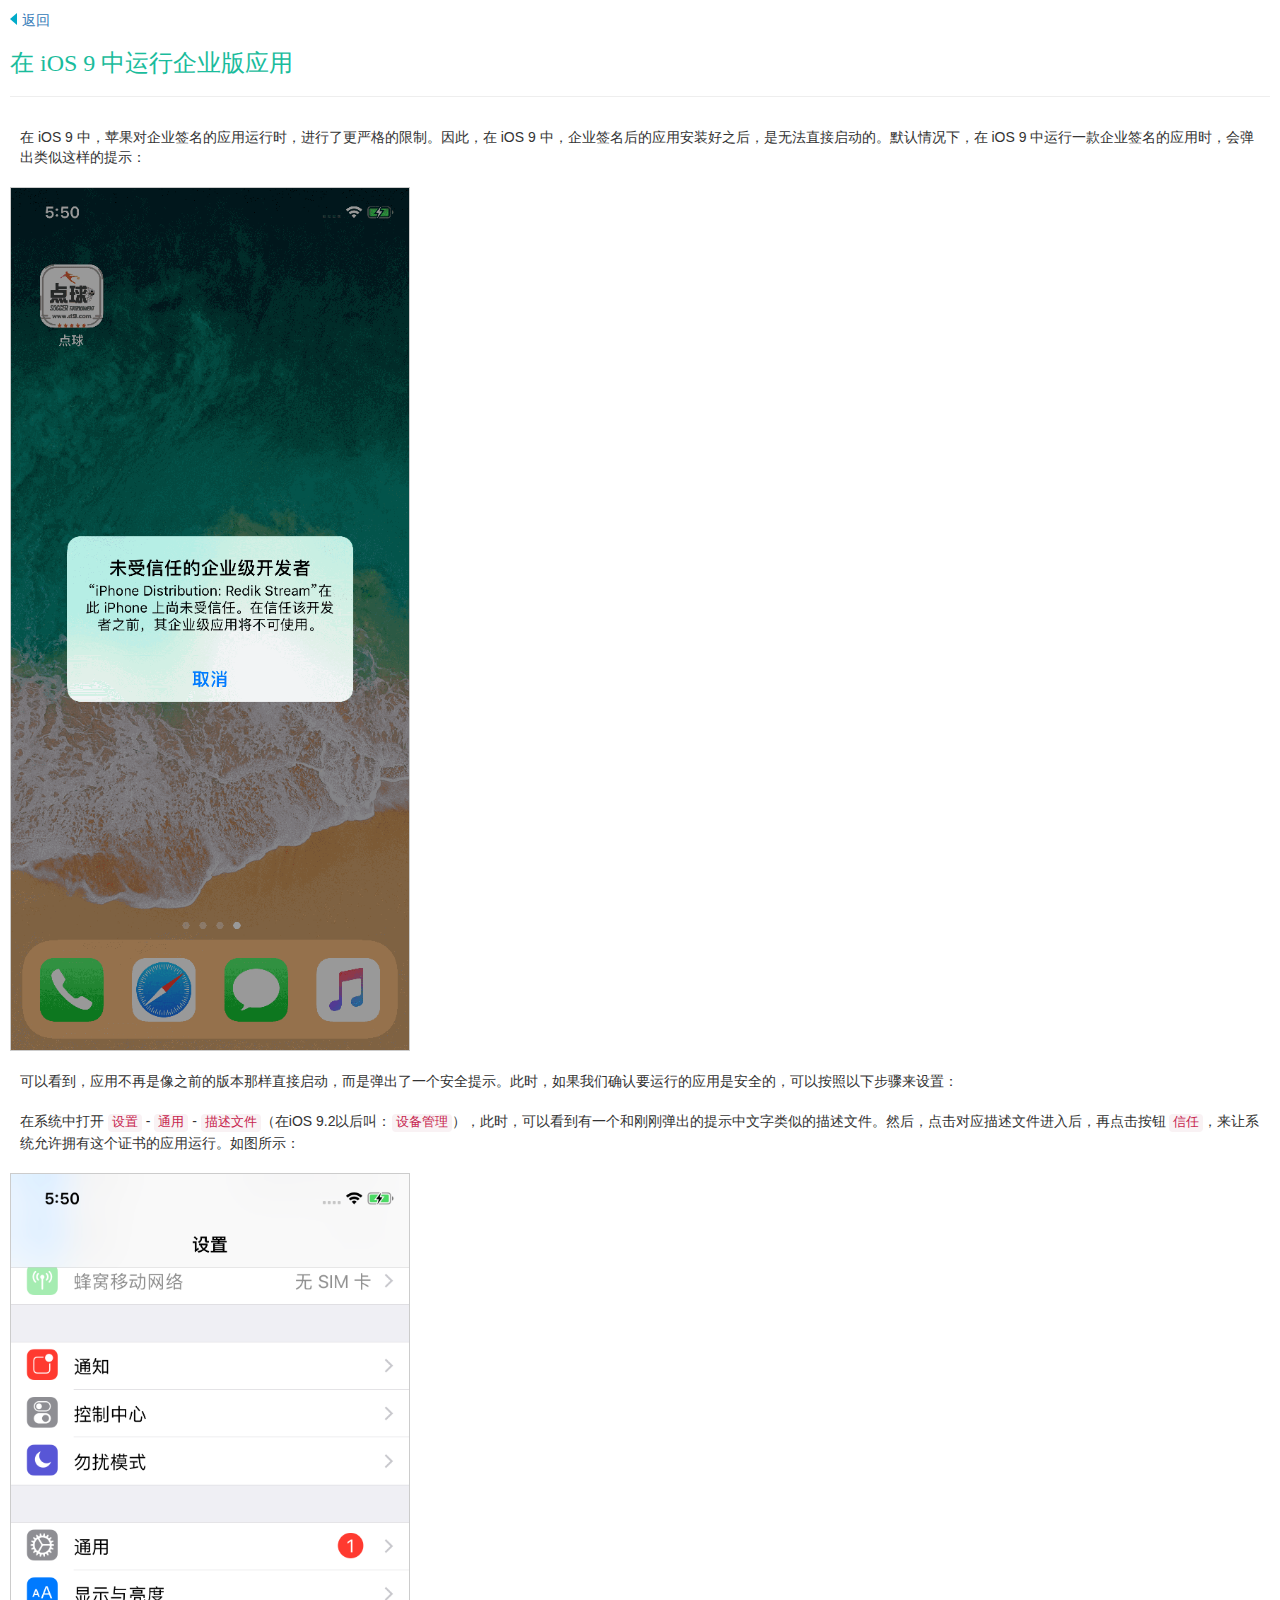
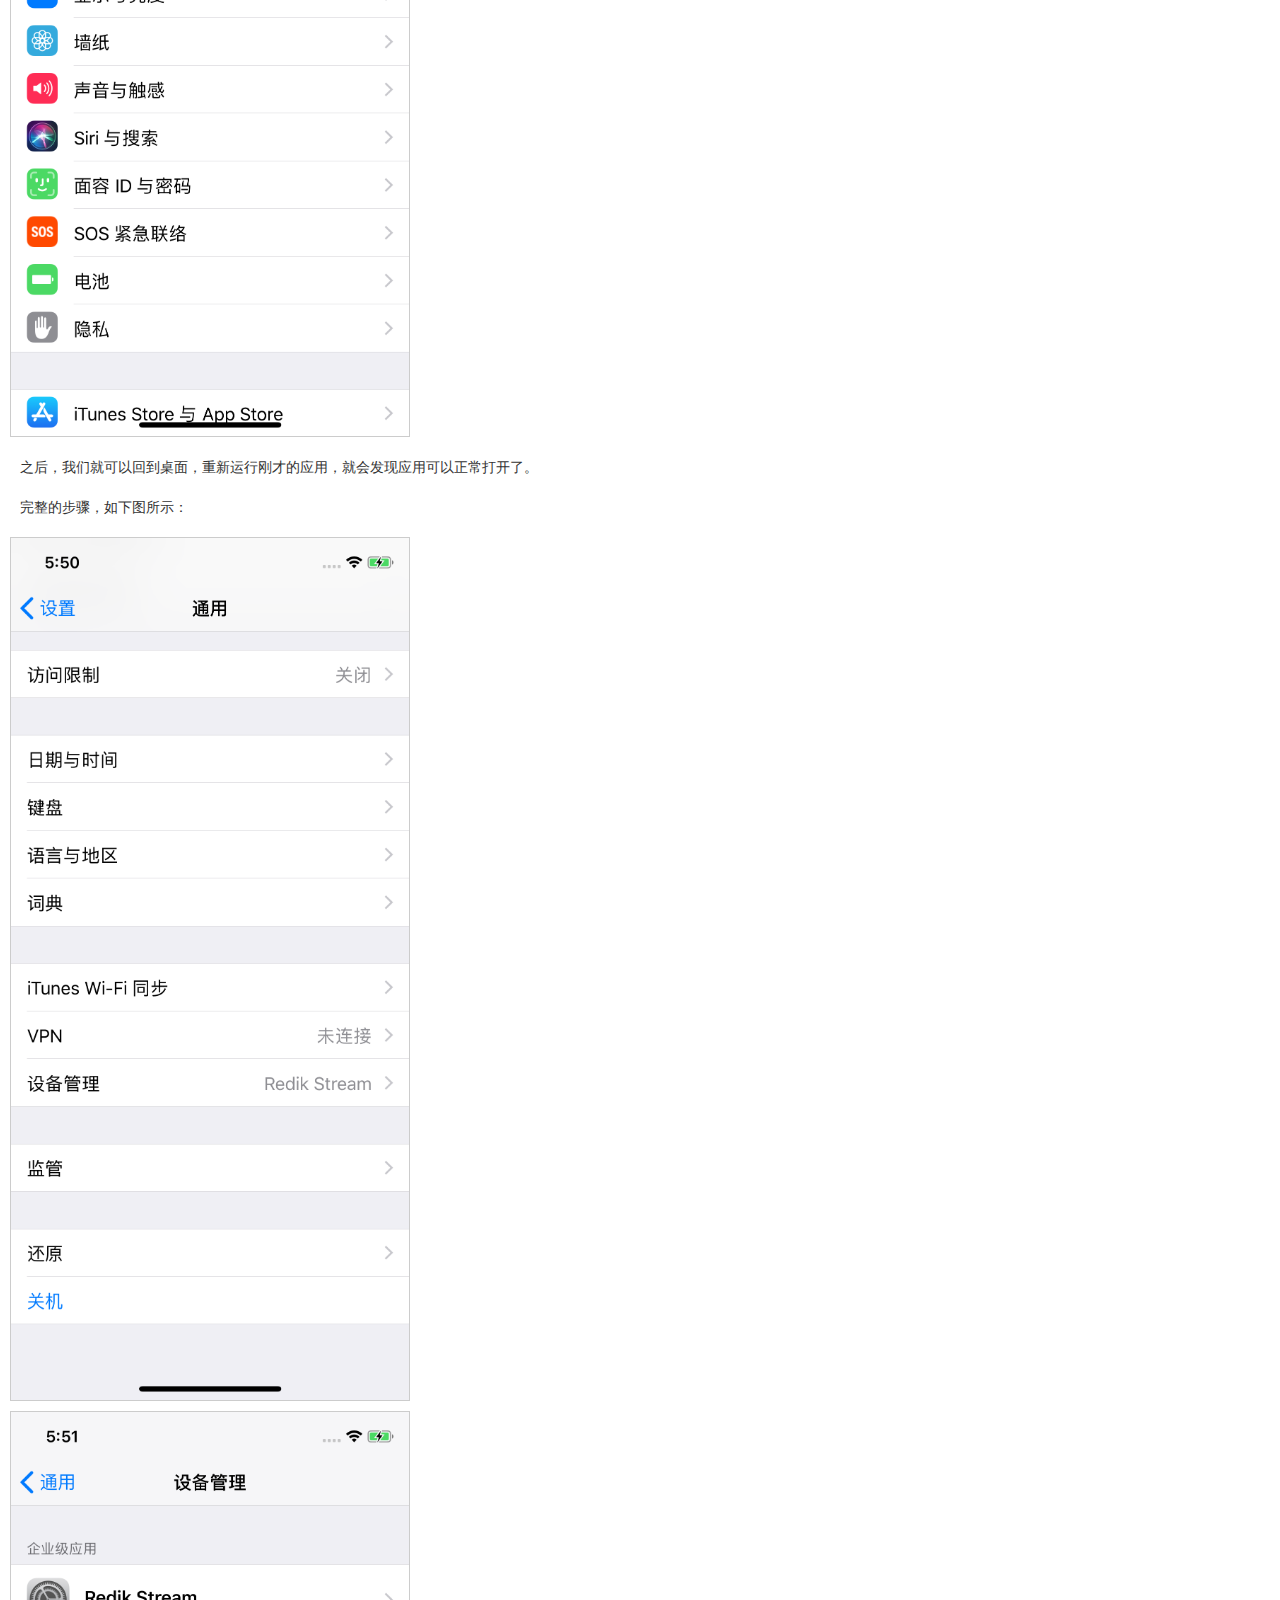
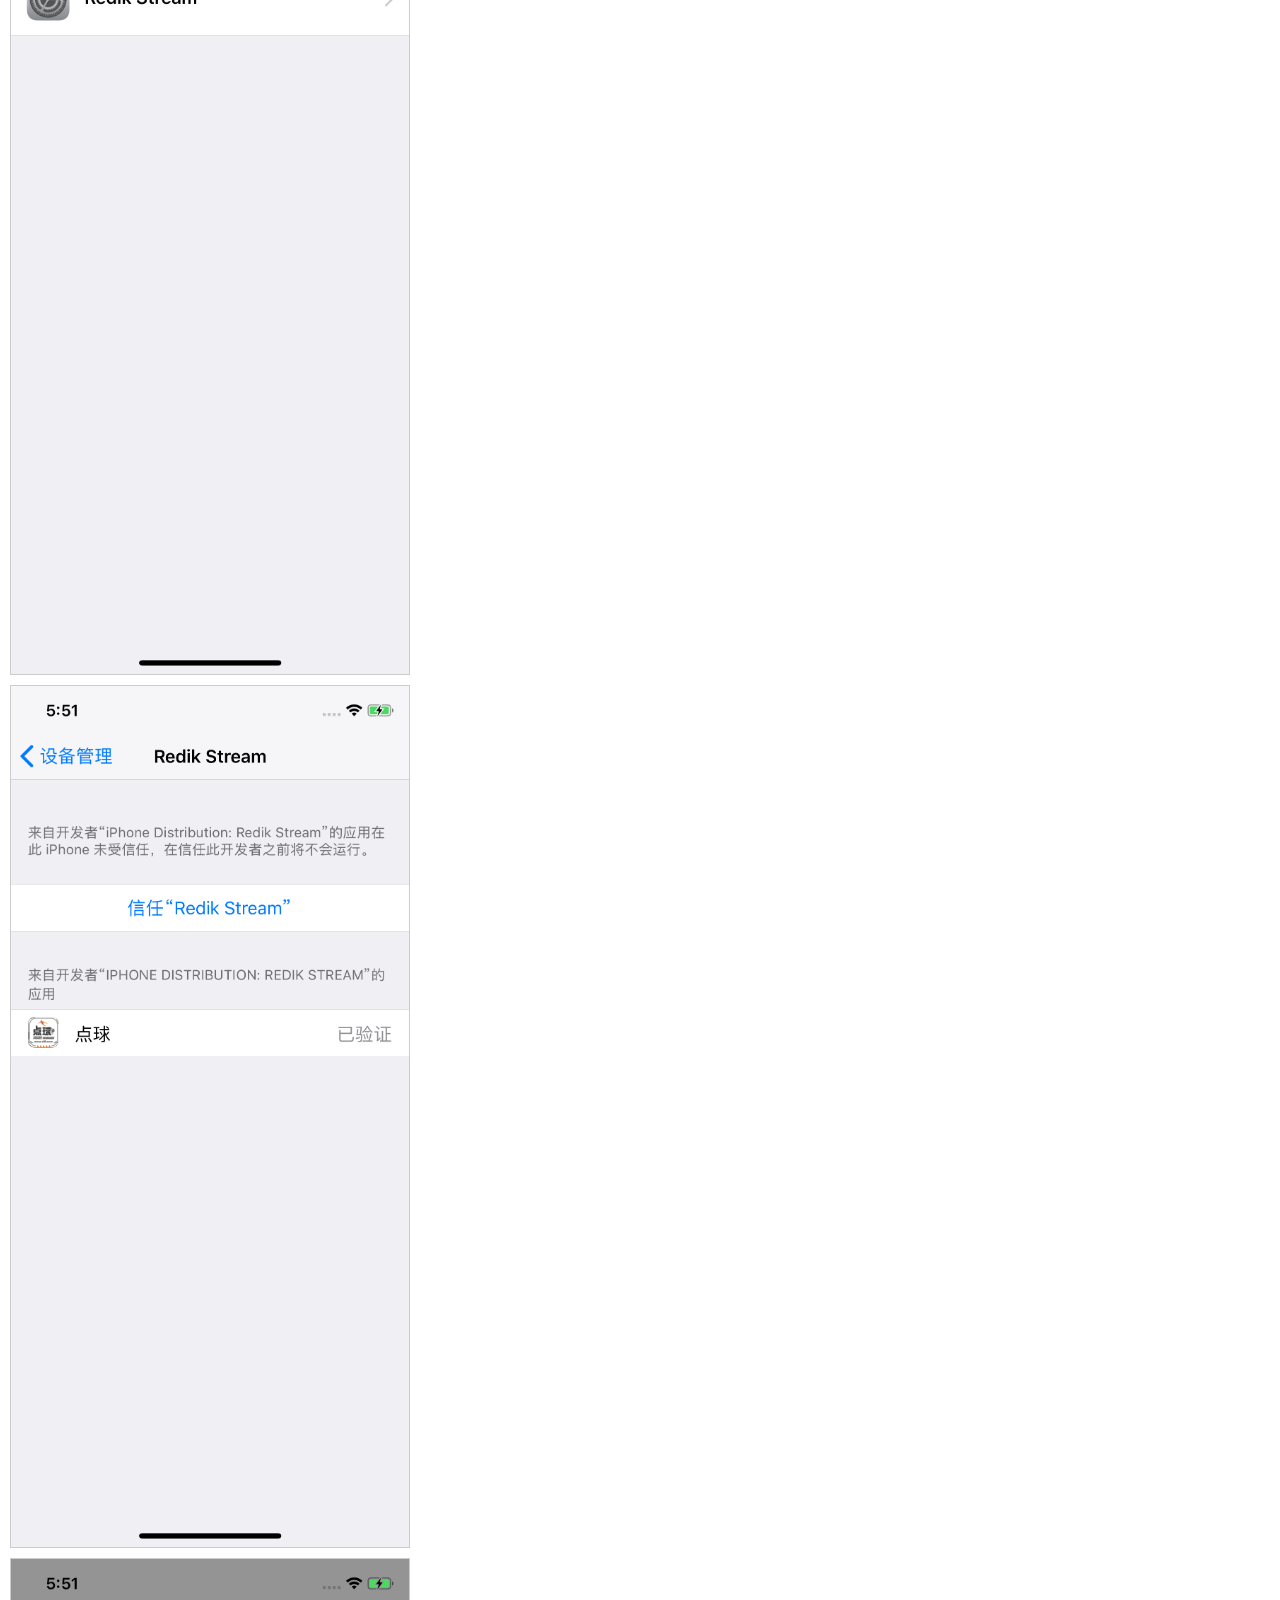
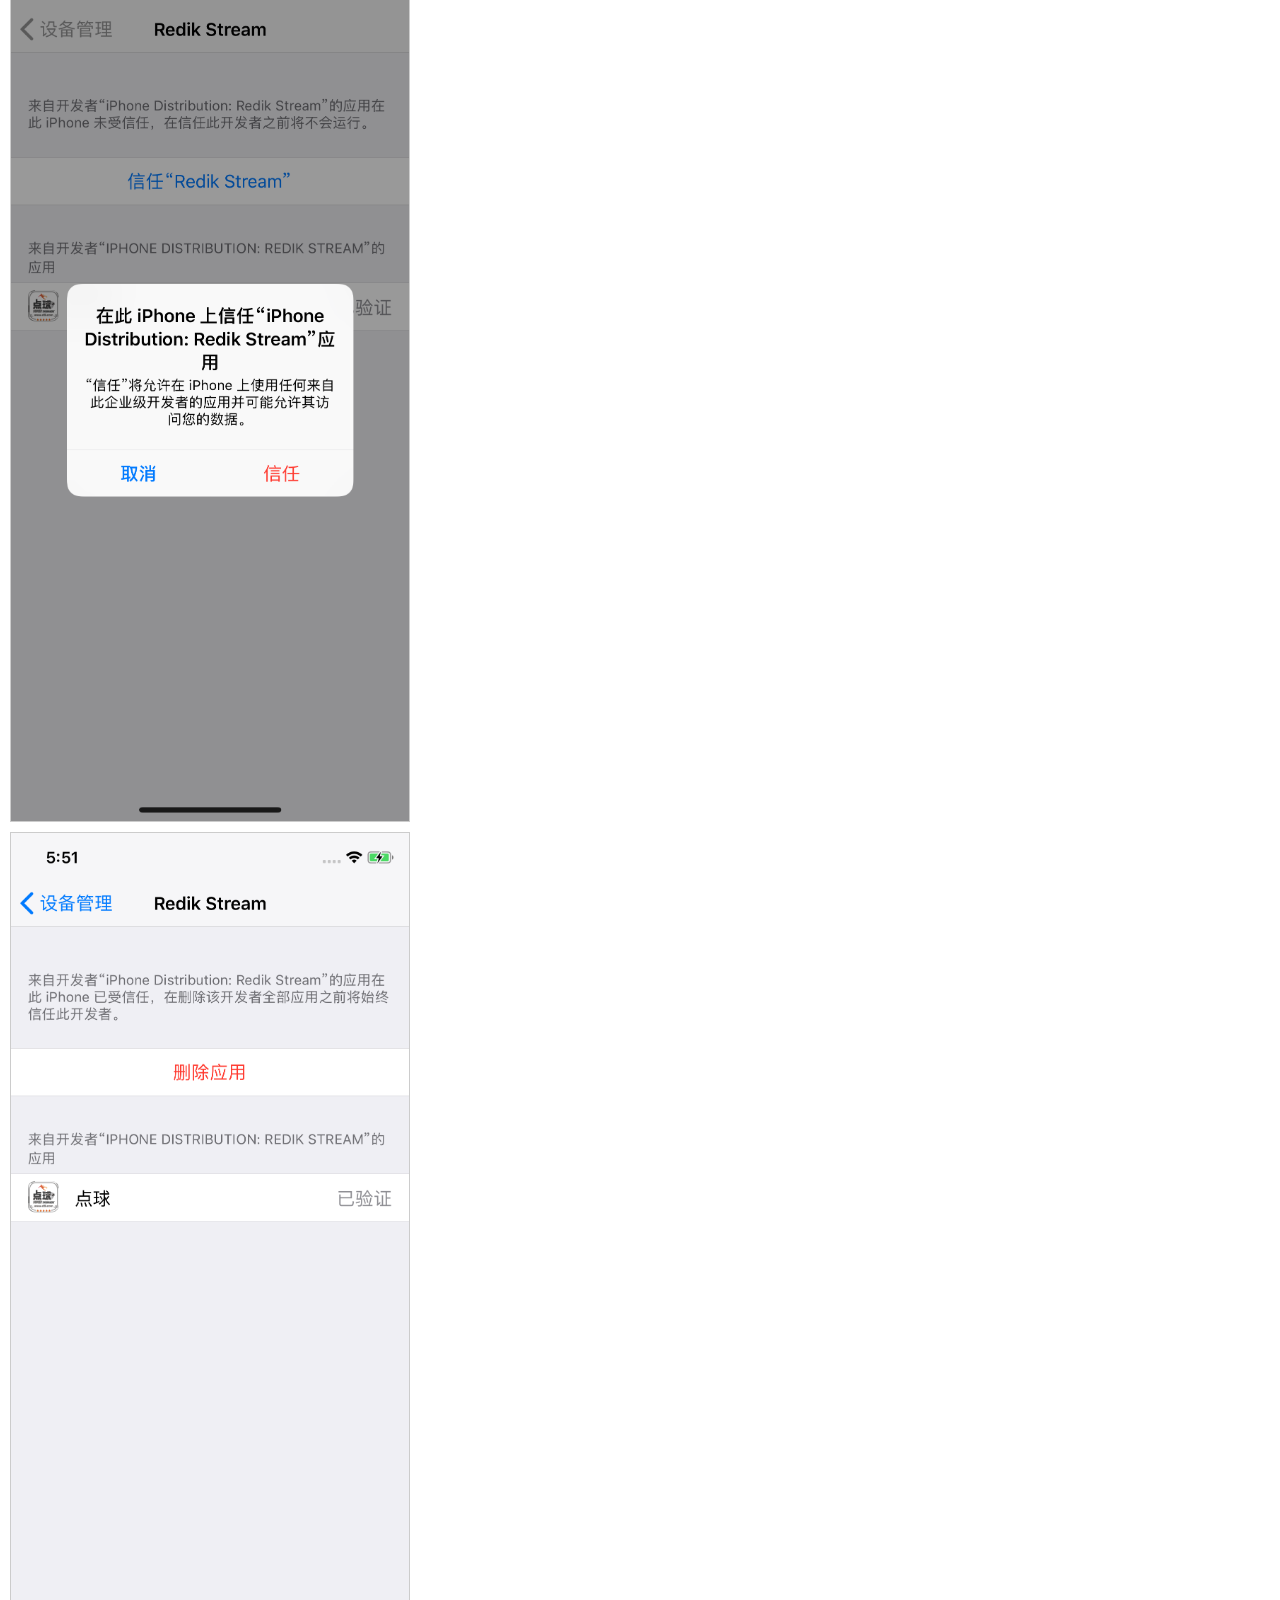
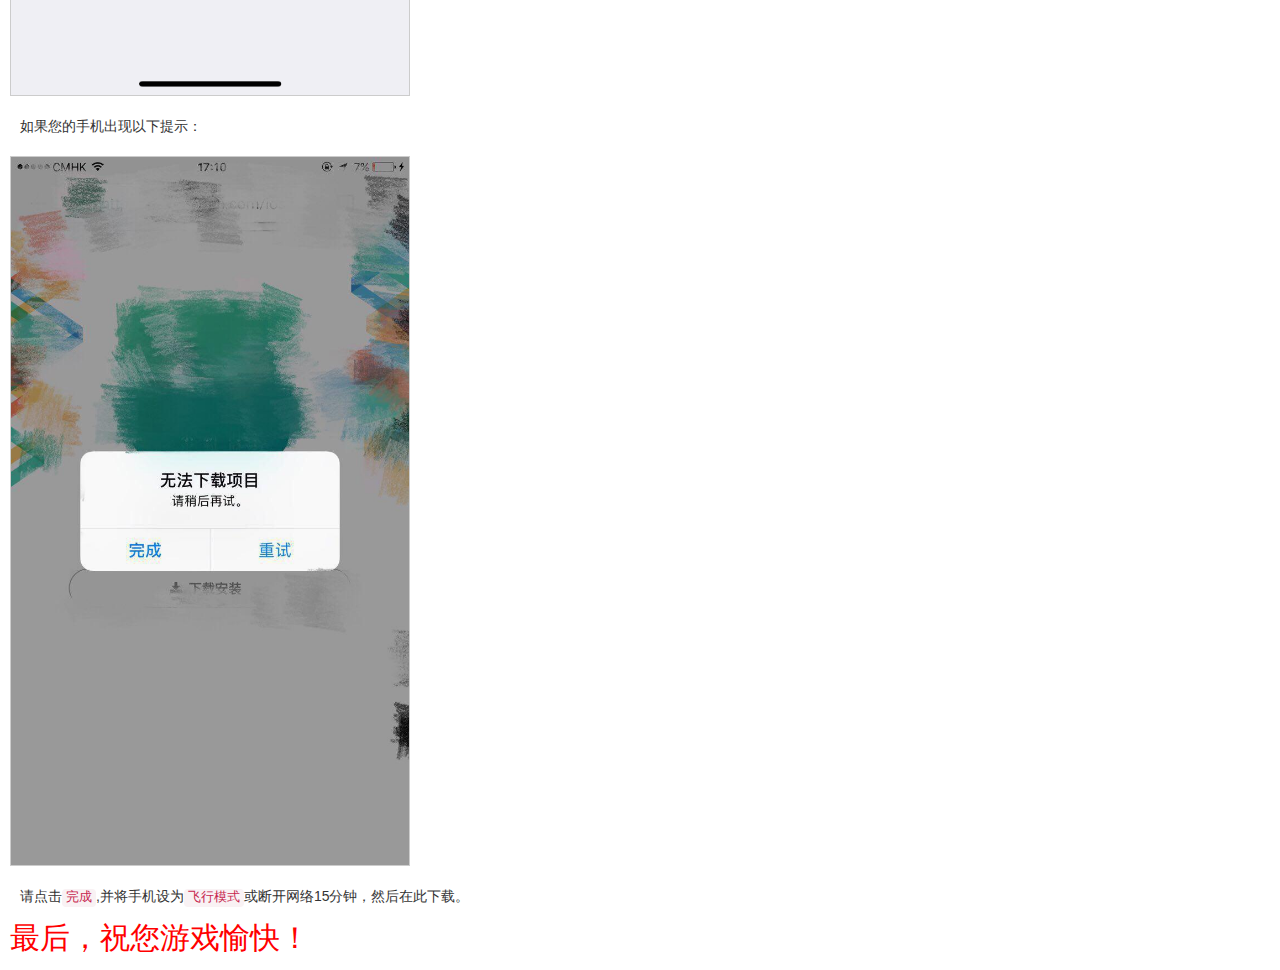
<file: Instal.htm>
<!DOCTYPE html>
<!-- saved from url=(0053)https://app.miften.com/special_page/iOS_tutorial.html -->
<html><head><meta http-equiv="Content-Type" content="text/html; charset=UTF-8">
		<meta name="viewport" content="initial-scale=1, width=device-width">
		<link rel="stylesheet" href="css/bootstrap.min.css">
		<title>在 iOS 9 中运行企业版应用</title>
	<style>
		body{
			background: #FFFFFF;
			padding: 10px;
		}
		.left-grid{
			padding: 40px;
			display: inline-block;
		}
		.right-grid{
			display: table-cell;
			width: 500px;
			vertical-align: middle;
		}
		.title{
			font-size: 24px;
			color: #1abc9c;
			font-family: 微軟正黑體;
		}
		.line-grid a{
			margin-right: 10px;
		}
		.line-grid{
			margin-bottom: 40px;
		}
		.modal-body{
			text-align: center;
			padding: 50px;
		}
		span{
			color: #2b22a5;
		}
		.modal-title{
			padding: 20px;
			font-family: 微軟正黑體;
			color: #484848;
		}
		img{
			width: 100%;
			max-width: 400px;
			display:block;
			margin:10px 0;
			border:1px solid rgba(0,0,0,0.2);
		}
		.content{
		    padding: 10px;
		}
		.final{
			font-size: 30px;
			color: #ff0000;
		}
		.tri{width: 0;height: 0;border-style: solid;border-width: 6px 7px 6px 0;border-color: transparent #01abc9 transparent transparent;display:inline-block;margin-right:5px;}
	</style></head>
	
	<body>
		<a class="back" onclick="window.history.back();" href="javascript: void(0)"><span class="tri"></span>返回</a>
		<div class="title"><h3>在 iOS 9 中运行企业版应用</h3></div>
		<hr>
		<div class="content">在 iOS 9 中，苹果对企业签名的应用运行时，进行了更严格的限制。因此，在 iOS 9 中，企业签名后的应用安装好之后，是无法直接启动的。默认情况下，在 iOS 9 中运行一款企业签名的应用时，会弹出类似这样的提示：</div>
		<img src="images/step01.PNG">
		<div class="content">可以看到，应用不再是像之前的版本那样直接启动，而是弹出了一个安全提示。此时，如果我们确认要运行的应用是安全的，可以按照以下步骤来设置：</div>
		<div class="content">在系统中打开 <code>设置</code> - <code>通用</code> - <code>描述文件</code>（在iOS 9.2以后叫：<code>设备管理</code>），此时，可以看到有一个和刚刚弹出的提示中文字类似的描述文件。然后，点击对应描述文件进入后，再点击按钮 <code>信任</code>，来让系统允许拥有这个证书的应用运行。如图所示：</div>
		<img src="images/step02.PNG">
		<div class="content">之后，我们就可以回到桌面，重新运行刚才的应用，就会发现应用可以正常打开了。</div>
		<div class="content">完整的步骤，如下图所示：</div>
		<img src="images/step03.PNG">
		<img src="images/step04.PNG">
		<img src="images/step05.PNG">
		<img src="images/step06.PNG">
		<img src="images/step07.PNG">
		<div class="content">如果您的手机出现以下提示：</div>
		<img src="images/wrong.jpg">
		<div class="content">请点击<code>完成</code>,并将手机设为<code>飞行模式</code>或断开网络15分钟，然后在此下载。</div>
		<div class="final">最后，祝您游戏愉快！</div>
	
</body></html>
</file>
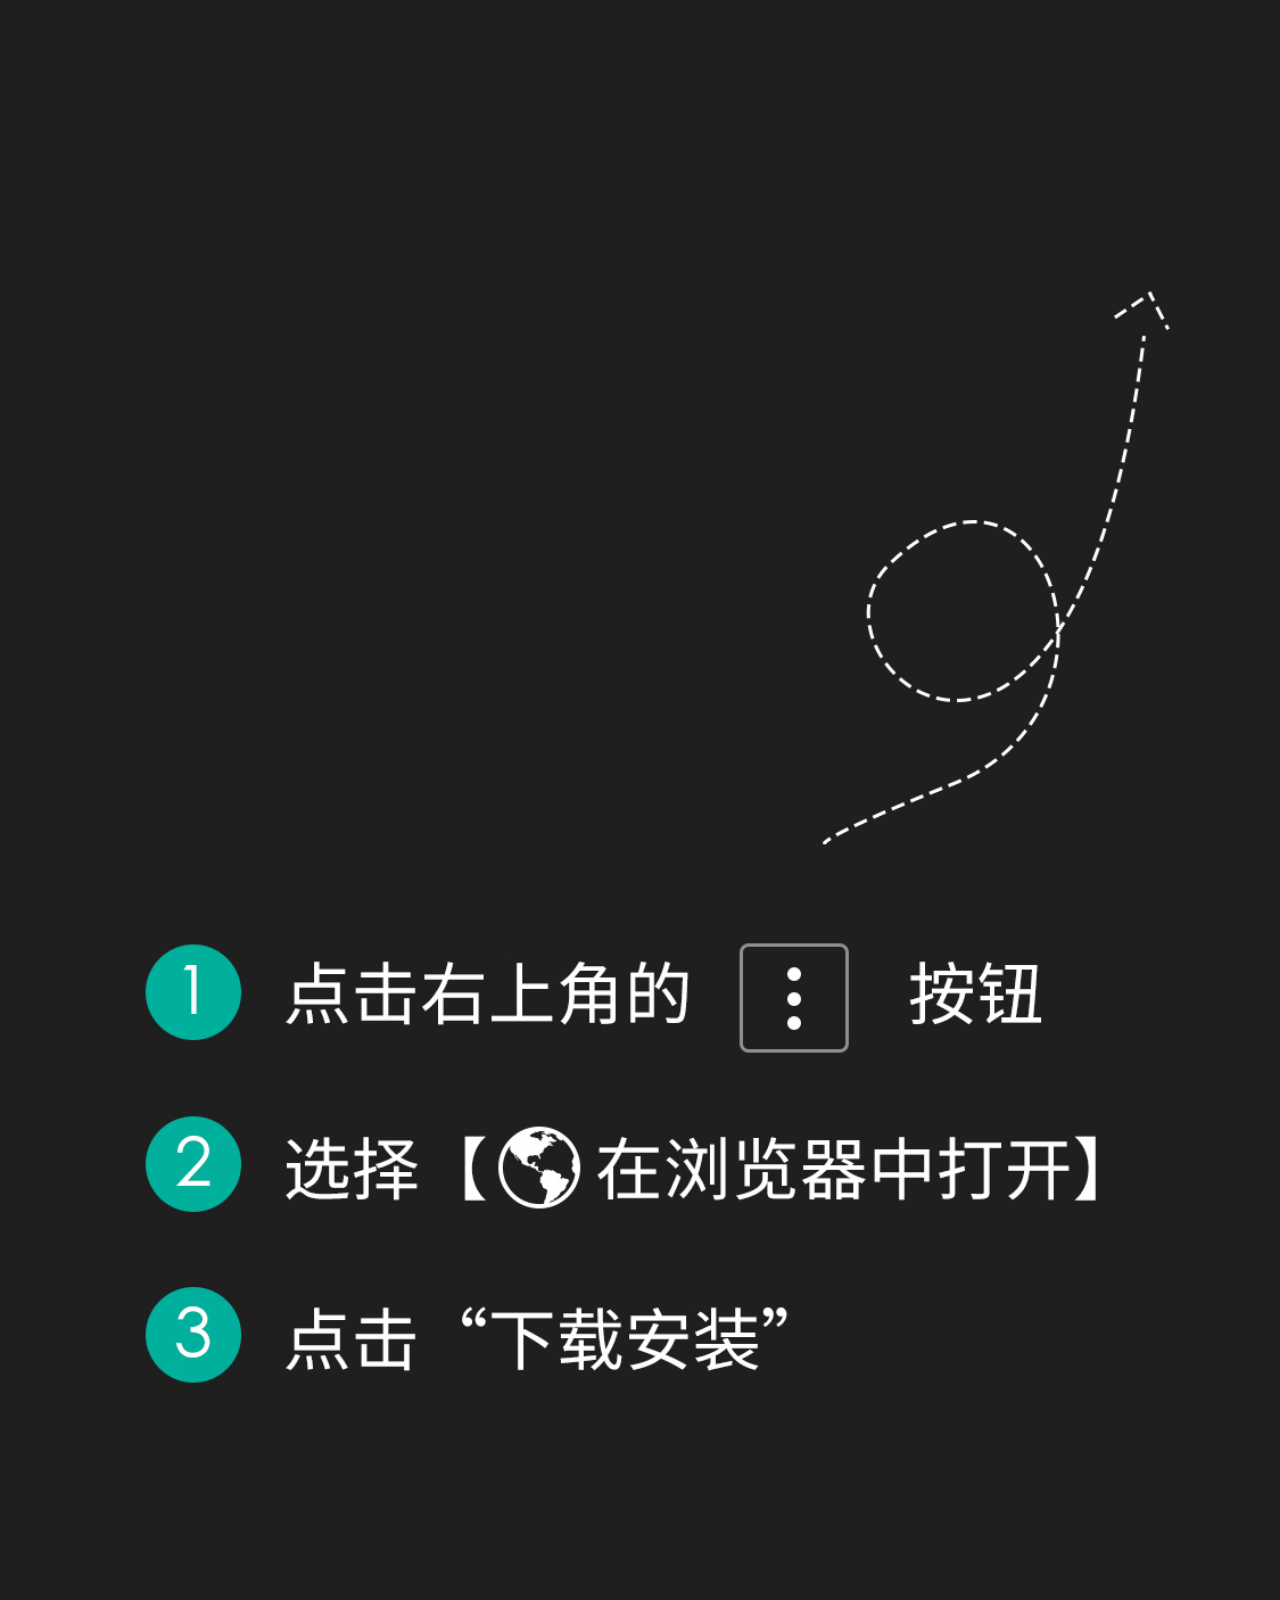
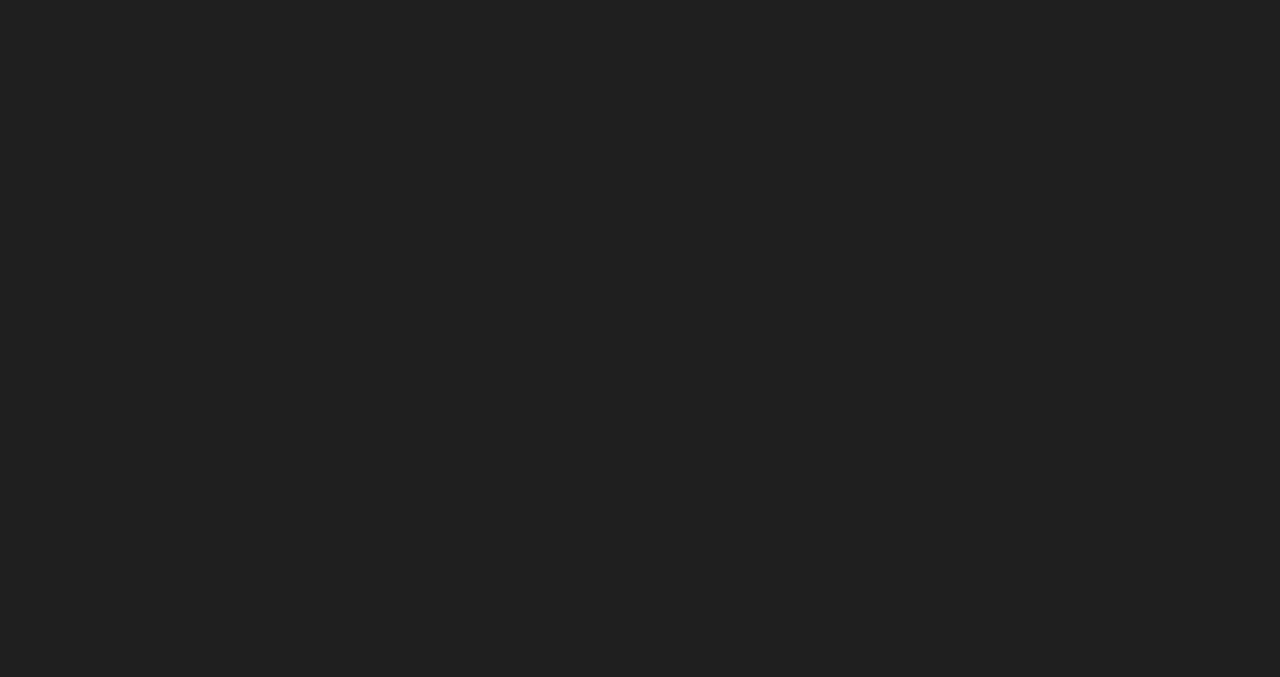
<file: wechat.html>
<!doctype html>
<html>
<head>
<meta charset="UTF-8">
<title>点球</title>

<style>
	body{margin:0 0;padding:0 0;}
	img{width:100%;height:100%;display:block;}
</style>



</head>

<body>
<a href="instal.htm">
<img src="images/show.jpg" width="1125" height="2001" alt=""/>
</a>
</body>
</html>
</file>
<file: css/style.css>
@charset "UTF-8";
/* CSS Document */

/**********全屏 开始**********/
html.fsvs {
	overflow: hidden;
}

html.fsvs #fsvs-body {
	-webkit-backface-visibility: hidden;
	-webkit-perspective: 1000;
	position: absolute;
	top: 0;
	left: 0;
	z-index: 1;
	height: 100%;
}

html.fsvs #fsvs-body>* {
}

html.fsvs.no-hijack {
}

html.fsvs.no-hijack #fsvs-body {
	position: static;
	transition: none !important;
	-webkit-transition: none !important;
	-webkit-transform: none !important;
	transform: none !important
}

html.fsvs.no-hijack #fsvs-pagination {
	display: none
}

html.fsvs #fsvs-pagination {
	margin: 0;
	padding: 8px 4px;
	position: fixed;
	height: auto;
	top: 50%;
	z-index: 999;
	width: 32px
}

html.fsvs #fsvs-pagination li {
	list-style: none;
	width: 25px;
	height: 25px;
	line-height: 25px;
	text-align: center;
	margin: 0 0 2px 0;
	cursor: pointer
}

html.fsvs #fsvs-pagination li: last-child {
	margin: 0
}

html.fsvs.demo #fsvs-body>.slide {
	text-align: center
}

html.fsvs.demo #fsvs-body>.slide h2 {
	color: white;
	text-transform: uppercase;
	font-weight: bold;
	font-size: 38px;
	font-size: 2.375rem;
	line-height: 1.26316
}

html.fsvs.demo #fsvs-body>.slide p {
	font-size: 22px;
	font-size: 1.375rem;
	line-height: 1.09091;
	color: white
}

html.fsvs.demo #fsvs-body>.slide.nth-class-1 {
}

html.fsvs.demo #fsvs-body>.slide.nth-class-2 {
}

html.fsvs.demo #fsvs-body>.slide.nth-class-3 {
}

html.fsvs.demo #fsvs-body>.slide pre {
	-webkit-border-radius: 5px;
	-moz-border-radius: 5px;
	-ms-border-radius: 5px;
	-o-border-radius: 5px;
	border-radius: 5px;
	display: inline-block;
}

pre[class*="language-"] {
	padding: 1em;
	margin: 0.5em 0;
	overflow: auto
}

: not(pre)>code[class*="language-"],pre[class*="language-"] {
	background: #f5f2f0
}

: not(pre)>code[class*="language-"] {
	padding: 0.1em;
	border-radius: .3em
}

.token.comment,.token.prolog,.token.doctype,.token.cdata {
	color: slategray
}

.token.punctuation {
	color: #999
}

.namespace {
	opacity: .7
}

.token.property,.token.tag,.token.boolean,.token.number,.token.constant,.token.symbol {
	color: #905
}

.token.selector,.token.attr-name,.token.string,.token.builtin {
	color: #690
}

.token.operator,.token.entity,.token.url,.language-css .token.string,.style .token.string,.token.variable {
	color: #a67f59;
	background: rgba(255,255,255,0.5)
}

.token.atrule,.token.attr-value,.token.keyword {
	color: #07a
}

.token.function {
	color: #DD4A68
}

.token.regex,.token.important {
	color: #e90
}

.token.important {
	font-weight: bold
}

.token.entity {
	cursor: help
}

.magic-accordion ul.actions {
	margin: 0 0 20px 0;
	overflow: hidden;
	padding: 0
}

.magic-accordion ul.actions li {
	display: inline;
	float: left;
	list-style: none;
	margin: 0 1px 0 0
}

.magic-accordion ul.actions li a,.magic-accordion ul.actions li a: visited {
	display: inline-block;
	background: #e74c3c;
	color: white;
	padding: 10px 20px;
	font-weight: bold
}

.magic-accordion ul.actions li a: hover,.magic-accordion ul.actions li a: visited: hover {
	text-decoration: none
}

.magic-accordion .magic-accordion .head {
	display: block;
	padding: 10px 20px;
	font-size: 16px;
	cursor: pointer;
	background: #26a65b;
	color: white;
	font-weight: bold;
	margin: 0;
	border-bottom: 1px dotted white
}

.magic-accordion .magic-accordion .head.active {
	background: #e74c3c;
	border-bottom: 1px solid #e74c3c
}

.magic-accordion .magic-accordion .head.active i: before {
	content: "\f139"
}

.magic-accordion .magic-accordion .body {
	padding: 20px;
	border-left: 1px dotted #e74c3c;
	border-right: 1px dotted #e74c3c;
	border-bottom: 1px dotted #e74c3c
}

.magic-accordion ul {
	margin: 0 0 20px 20px
}

.magic-tabs .magic-tabs-tabs {
	overflow: hidden;
	margin: 0;
	list-style: none
}

.magic-tabs .magic-tabs-tabs .head {
	-webkit-border-radius: 5px 5px 0 0;
	-moz-border-radius: 5px 5px 0 0;
	-ms-border-radius: 5px 5px 0 0;
	-o-border-radius: 5px 5px 0 0;
	border-radius: 5px 5px 0 0;
	background: rgba(40,44,42,0.05);
	border: 1px solid rgba(40,44,42,0.1);
	border-top: 3px solid rgba(40,44,42,0.1);
	border-bottom: none;
	display: inline;
	float: left;
	width: 200px;
	padding: 20px;
	text-align: center;
	border-right: none;
	cursor: pointer
}

.magic-tabs .magic-tabs-tabs .head.active {
	border-top: 3px solid #2CC185;
	border-bottom: 1px solid #e7ecea;
	position: relative;
	z-index: 3;
	background: #e7ecea;
	color: #2CC185
}

.magic-tabs .magic-tabs-tabs .head: last-child {
	border-right: 1px solid rgba(40,44,42,0.1)
}

.magic-tabs .magic-tabs-contents {
	margin: 0;
	position: relative;
	overflow: hidden;
	top: -1px;
	z-index: 1
}

.magic-tabs .magic-tabs-contents .body {
	-webkit-border-radius: 0 5px 5px 5px;
	-moz-border-radius: 0 5px 5px 5px;
	-ms-border-radius: 0 5px 5px 5px;
	-o-border-radius: 0 5px 5px 5px;
	border-radius: 0 5px 5px 5px;
	background: #e7ecea;
	list-style: none;
	padding: 20px;
	border: 1px solid rgba(40,44,42,0.1)
}

body.v8 {
	padding: 40px 0;
	background: #20253e;
	background: -moz-linear-gradient(45deg, #20253e 0%, #524f6f 100%);
	background: -webkit-gradient(linear, left bottom, right top, color-stop(0%, #20253e), color-stop(100%, #524f6f));
	background: -webkit-linear-gradient(45deg, #20253e 0%, #524f6f 100%);
	background: -o-linear-gradient(45deg, #20253e 0%, #524f6f 100%);
	background: -ms-linear-gradient(45deg, #20253e 0%, #524f6f 100%);
	background: linear-gradient(45deg, #20253e 0%,#524f6f 100%);
	filter: progid: DXImageTransform.Microsoft.gradient(startColorstr='#20253e', endColorstr='#524f6f',GradientType=1 );
	text-align: center
}

body.v8 h1 {
	color: white;
	font-weight: bold;
	text-transform: uppercase;
	font-style: italic;
	margin: 0 0 40px 0;
	display: inline-block;
	overflow: hidden
}

body.v8 h1 span {
	font-size: 60px
}

body.v8 h1 span.sub {
	float: right;
	text-align: right;
	font-size: 16px
}

body.v8 p {
	color: white
}

body.v8 p.special {
	margin-top: 40px;
	font-size: 12px
}

body.v8 p.special a,body.v8 p.special a: visited {
	color: white;
	text-decoration: underline
}

body.v8 #results {
	color: #747089
}

.v8-wrapper {
	width: 250px;
	height: 250px;
	margin: 0 auto 60px auto
}

.v8-wrapper svg {
	height: 100%
}
/**********全屏 結束**********/



body {
	margin: 0 0;
	padding: 0 0;
	font-family: '苹方-简';
}

/**********外层框架 开始**********/
.outline {
	width: 100%;
	min-width: 1920px;
	height: auto;
	float: left;
}

.block_out {
	width: 1920px;
	height: auto;
	float: left;
}

.block_out_01 {
	width: 1920px;
	height: 960px;
	float: left;
}

.block_out_02 {
	width: 1920px;
	height: 960px;
	float: left;
	background: white;
	position: relative;
	z-index: 2;
}

.block_out_02_bg {
	width: 1920px;
	height: 960px;
	background: url(../imges/middle_bg.png) no-repeat;
	float: left;
}

.block_out_03 {
	width: 1920px;
	height: 960px;
	float: left;
	background: black;
}
/**********外层框架 结束**********/


/**********区块1 开始**********/
.top_bar_block {
	width: 100%;
	height: 50px;
	display: block;
	top: 0px;
	position: fixed;
	padding: 0 30px;
	z-index: 100;
	background: rgba(0,0,0,0.50);
}

.top_bar_word {
	width: auto;
	height: auto;
	line-height: 50px;
	color: white;
	font-size: 15px;
	text-decoration: none;
	float: left;
	letter-spacing: 5px;
}

.top_bar_line {
	width: 2px;
	height: 22px;
	float: left;
	background: #d5492e;
	margin: 14px 35px;
}

.logo_block {
	width: 503px;
	height: 523px;
	display: block;
	margin: 0 auto;
	position: relative;
	transform: translateY(-50%);
	top: 40%;
}

.logo_sub {
	width: auto;
	height: auto;
	display: block;
	color: white;
	font-size: 22px;
	letter-spacing: 10px;
	padding-right: 60px;
	margin-top: 25px;
}

.logo_line {
	width: 105px;
	height: 2px;
	display: block;
	background: #d5492e;
	margin-top: 25px;
	margin-left: 170px;
}

.next_btn_block {
	width: 100%;
	height: 130px;
	display: block;
	position: relative;
}

.next_btn {
	width: 88px;
	height: 88px;
	display: block;
	border-radius: 500px;
	border: 2px solid white;
	cursor: pointer;
	margin: 0 auto;
	margin-top: 285px;
}

.next_btn_line {
	width: 2px;
	height: 40px;
	display: block;
	margin: 0 auto;
	background: white;
}
/**********区块1 结束**********/

/**********区块2 開始**********/
.middle_block {
	width: 1760px;
	height: 900px;
	display: block;
	margin: 90px auto;
}

.middle_left {
	width: 837px;
	height: 900px;
	display: inline-block;
	float: left;
}

.middle_right {
	width: 723px;
	height: 900px;
	display: inline-block;
	float: right;
	margin-right: 100px;
}

.tittle {
	width: 100%;
	height: auto;
	font-size: 100px;
	font-family: '苹方-简';
	font-weight: 500;
	text-align: left;
}

.tittle.black {
	color: black;
}

.tittle.white {
	color: white;
}

.word {
	width: auto;
	height: auto;
	font-size: 30px;
	font-family: '苹方-简';
	font-weight: 100;
	margin-top: 80px;
	line-height: 45px;
	text-align: left;
}

.word.black {
	color: black;
}

.word.white {
	color: white;
}

.btn {
	width: 476px;
	height: 106px;
	border-radius: 5000px;
	display: block;
	font-size: 35px;
	font-family: '苹方-简';
	line-height: 106px;
	text-align: center;
	margin: 0 auto;
	margin-top: -20px;
	border: 2px solid black;
	color: black;
	transition: all 0.5s;
	text-decoration:none;
	cursor:pointer;
}

.btn:hover {
	background: black;
	color: white;
}

.movie_btn {
	width: 480px;
	height: 110px;
	display: block;
	float: left;
	margin-top: -20px;
	background: url(../imges/movie_btn.png) no-repeat;
	transition: all 0.5s;
}

.movie_btn:hover {
	background: url(../imges/movie_btn_hover.png) no-repeat;
}
/**********区块2 结束**********/


/**********区块3 结束**********/
.bottom_block {
	width: 1760px;
	height: 595px;
	display: block;
	margin: 90px auto;
	float: left;
}

.bottom_left {
	width: 837px;
	height: 595px;
	display: inline-block;
	float: left;
	margin-left: 100px;
}

.bottom_right {
	width: auto;
	height: auto;
	display: inline-block;
	float: right;
}

.player {
	display: block;
	position: relative;
	z-index: 99;
	bottom: 485px;
}

.footer_01 {
	width: 100%;
	height: 120px;
	display: block;
	float: left;
	background: white;
}

.about_dot {
	width: auto;
	height: auto;
	display: block;
	margin: 0 auto;
	position: relative;
	transform: translateY(-50%);
	top: 50%;
	text-align: center;
	color: #333333;
	font-size: 18px;
	font-weight: 100;
	line-height: 27px;
	letter-spacing: 1px;
}

.footer_02 {
	width: 100%;
	height: 40px;
	display: block;
	float: left;
	text-align: center;
	line-height: 40px;
	color: #999999;
	font-family: '苹方-简';
	font-weight: 100;
	background: #333333;
	letter-spacing: 1px;
	font-size: 20px;
}

.gotop {
	width: 76px;
	height: 80px;
	display: block;
	background: rgba(102,102,102,0.80);
	position: fixed;
	bottom: 50px;
	right: 50px;
	z-index: 20;
	padding: 0 2px;
	border-radius: 10px;
	cursor: pointer;
}
/**********区块3 结束**********/


/**********弹窗 开始**********/
.pop_outline_00 {
	width: 100%;
	min-width: 1200px;
	height: 100%;
	min-height: 100vh;
	background: rgba(0,0,0,0.50);
	position: fixed;
	top: 0px;
	left: 0px;
	z-index: 55;
	display: none;
}
/**********弹窗 结束**********/

/*********qq 開始*********/
.qq_account {
	width: 230px;
	height: 37.8px;
	float: right;
	margin: 6.1px 0;
	margin-right:20px;
}

.qq_detail {
	width: 180px;
	height: auto;
	float: left;
	margin-left: 5px
}

.qq_word {
	width: 100%;
	height: 15px;
	float: left;
}

.qq_square {
	width: 100px;
	height: 13px;
	float: left;
	border: 1px solid white;
	line-height: 13px;
	text-align: center;
	color: white;
	font-size: 12px;
}

.qq_number {
	width: 100%;
	height: auto;
	float: left;
	font-size: 25px;
	font-family: '苹方-简';
	color: white;
	line-height: 30px;
}
/*********qq 結束*********/








/********download page 开始*********/
.dwl_out {width: 100%;min-width: 1100px;height: 960px;float: left;}
.download_bg {width: 100%;height: 1080px;display: block;background: url(../imges/dwl_bg.jpg) no-repeat;background-position: center;}
.dwl_block {width: 1100px;height: auto;margin: 0 auto;padding-top:100px;}
.dwl_iphone {width:735px;height: auto;float: right;}
.dwl_iphoneImg{
	width:737px;
	height: 649px;
	position: relative;
}
.dwl_iphoneImg01{
	width:737px;
	height: 649px;
	position: absolute;
	left: 0;
	top: 0;
	background: url('../imges/dwl_iphone-1.png');
	animation-delay: .3s;
}
.dwl_iphoneImg02{
	width:737px;
	height: 649px;
	position: absolute;
	left: 0;
	top: 0;
	background: url('../imges/dwl_iphone-2.png');
	animation-delay: .6s;
}
.dwl_iphoneImg03{
	width:737px;
	height: 649px;
	position: absolute;
	left: 0;
	top: 0;
	background: url('../imges/dwl_iphone-3.png');
	animation-delay: .9s;
}
.dwl_btn {width: 289px;height: auto;float: left;position: relative;transform: translateY(5%);top: 50%;}
.dwl_btn_block {width: 313px;height: 60px;display: block;text-align: center;line-height: 60px;color: white;font-size: 35px;margin: 0 auto;margin-top: 20px;}
.dwl_btn_block.apple {transition: all 0.5s;cursor: pointer;border-radius:500px;color:black;}
.dwl_detail {width: 100%;height: auto;float: right;color: white;font-size: 35px;text-align: center;margin-top: -30px;}

.per_block {
	width: 100%;
	min-width: 1100px;
	height: 1080px;
	float: left;
	background: white;
	position: relative;
	background-image: url(../imges/bg.png);
}

.per_bg {
	width: 944px;
	height: 1080px;
	left: 0;
	top: 0;
	position: absolute;
}
.per_bg_1{
	background:   url('../imges/per-iphone-1.png');
	animation-delay: .5s;
}
.per_bg_2{
	background:   url('../imges/per-iphone-2.png');
	animation-delay: .7s;
}
.per_bg_3{
	background:   url('../imges/per-iphone-3.png');
	animation-delay: .9s;
}
.per_bg_4{
	background:   url('../imges/per-iphone-4.png');
	animation-delay: 1.1s;
}

.per_detail {
	width: 1100px;
	height: auto;
	margin: 0 auto;
	display: block;
}

.per_word_block {
	width: 700px;
	height: auto;
	float: right;
	margin-top: 470px;
}

.per_tittle {
	width: 100%;
	height: auto;
	float: right;
	font-size: 55px;
	font-weight: 500;
	color: #000000;
	margin-bottom: 10px;
	text-align: right;
}

.per_word {
	width: 100%;
	height: 198px;
	float: right;
	border: 1px solid black;
	color: #333333;
	font-size: 35px;
	padding: 15px 15px;
}

.sign_block {width: 100%;min-width: 1100px;height: 1080px;float: left;background: url(../imges/sign_bg.jpg) no-repeat;}

.sign_iphone {
	width: 100%;
	height: 617px;
	background: url(../imges/sign_iphone.png) no-repeat;
	display: block;
	position: absolute;
	margin-top: 463px;
	background-position: center 10px;
}
/* .sign_iphone_bg{
	width: 100%;
	height: 617px;
	background: url(../imges/sign_iphone.png) no-repeat;
	display: block;
	position: absolute;
	margin-top: 463px;
	background-position: center 10px;
}
 */
.sign_detail {width: 680px;height: auto;margin: 0 auto;display: block;}
.sign_word_block {width: 680px;height: auto;float: right;margin-top: 70px;}
.sign_tittle {width: 100%;height: auto;float: right;font-size: 55px;font-weight: 500;margin-bottom: 10px;text-align: center;color: white;}
.sign_word {width: 100%;height: 198px;float: right;border: 1px solid white;font-size: 35px;padding: 15px 15px;color: white;}

.cheer_block {width: 100%;min-width: 1100px;height: 769px;float: left;background: url(../imges/cheer_bg.jpg) no-repeat;}
.cheer_detail {width: 1100px;height: auto;margin: 0 auto;display: block;margin-top: 100px;}
.cheer_qr {width: 300px;height: 300px;display: block;margin: 0 auto;background: white;margin-bottom: 100px;}
.cheer_word {width: 100%;height: 63px;border-top: 1px solid white;border-bottom: 1px solid white;line-height: 65px;color: white;text-align: center;display: block;font-size: 35px;}
.dwl_btn_block.android{background:url(../imges/android-btn.png) no-repeat;transition:all 0.5s;cursor:pointer;}
.dwl_btn_block.android:hover{background:url(../imges/android-btn-hover.png) no-repeat;}

.live_block {width: 100%;min-width: 1100px;height: 1080px;float: left;background: url(../imges/live_bg.jpg) no-repeat;}
.live_word_block {width: 680px;height: auto;display:block;margin:0 auto;margin-top: 100px;}
.live_word {width: 700px;height: 198px;float:right;border: 1px solid white;font-size: 35px;padding: 15px 15px;color: white;margin-top:100px;margin-right:-150px;}


.serve_block {width: 100%;min-width: 1100px;height: 1080px;float: left;background: url(../imges/serve_bg.jpg) no-repeat;}
.serve_tittle {width: 100%;height: auto;font-size: 55px;font-weight: 500;margin-bottom: 30px;text-align: center;color: black;margin-top:-50px;}
.serve_word {width: 70%;height: 198px;float: right;border: 1px solid black;font-size: 35px;padding: 15px 15px;color:#333333 ;}
.serve_detail {width: 1000px;height: auto;margin: 0 auto;display: block;}
.serve_word_block {width: 100%;height: auto;float: right;margin-top: 70px;}

.qr_block{width:655px;height:435px;display:block;margin:0 auto;margin-bottom:80px;}
.qr_ios{width:289px;height:435px;float:left;}
.qr_and{width:289px;height:435px;float:right;}
.qr{width:260px;height:260px;float:left;padding:13.5px 13.5px;margin-bottom:20px;}
.qr.ios{border:1px solid gray;}
.qr.and{border:1px solid #84a429;}


.qr_first{width:135px;height:135px;display:block; padding:7px 7px;margin-bottom:20px;margin:0 auto;margin-top:20px;}
.qr_first.ios{border:1px solid gray;}
.qr_first.and{border:1px solid #84a429;}

.ios_instal {width: 156px;height: 60px;float:left; text-align: center;line-height: 60px;color: black;font-size: 25px;border-radius:500px 0 0 500px;text-decoration:none;background: rgba(255,255,255,0.85);transition:all 0.5s;}
.ios_download {width: 156px;height: 60px;float:right;text-align: center;line-height: 60px;color: black;font-size: 25px;border-radius:0 500px 500px 0;text-decoration:none;background: rgba(255,255,255,0.85);transition:all 0.5s;}
.ios_line {width: 1px;height: 60px;float:left;background:rgba(0,0,0,0.15);}
.ios_instal:hover{background: rgba(255,255,255,1);}
.ios_download:hover{background: rgba(255,255,255,1);}
/********download page 结束*********/











.slide_box{
    width: 740px;
    margin: 160px auto 0 auto;
    height: 457px;
    position: relative;
}
.slidepos{
	width: 600px;
	height: 457px;
	position: relative;
	overflow: hidden;
	background: #666;

}





.slideP{
	font-size: 50px;
	text-align: center;
	line-height: 457px;
	color: #ccc;
}
</file>
<file: css/mobile_index.css>
@charset "UTF-8";
/* CSS Document */
body{margin:0 0;padding: 0 0;font-family:'苹方-简';background:#333333;}

/**********外层框架 开始**********/
.outline_01{width:auto; height:auto;float:left;}
.outline_02{width:100%;height:auto;float:left;}
.block_out_01{width:100%;height:100%;float:left;display:block;margin-top:200px;}

.block_out_02{width:100%;height:100%;float:left;background:white;display:block;}
.block_out_02_bg{width:100%;height:100%;background:url(../imges/middle_bg.png) no-repeat;float:left;}

.block_out_03{width:100%;height:100%;float:left;background:black;display:block;}
/**********外层框架 结束**********/


/**********区块1 开始**********/
.black_cover{width:100%;height:auto;background:rgba(0,0,0,0.75);display:block;position:absolute;top:0px;z-index:1;margin-top:150px;}
.top_bar_block{width:100%;height:200px;display:block;top:0px;position:fixed;z-index:100;background:rgba(0,0,0,0.50);}
.top_bar_inside{width:725px;height:auto;margin:0 auto;display:block;line-height:150px;margin-top:-6px;}
.top_bar_word{width:auto;height:auto;line-height:100px;color:white;font-size:60px;text-decoration:none;letter-spacing:5px;text-align:center;vertical-align:middle;}
.top_bar_line{width:2px;height:50px;display:inline-block;background:#d5492e;vertical-align:middle;margin:0 35px;}

.logo_block{width:auto;height:auto;display:block;position: relative;transform:translateY(50%);top:50%;margin-left:40px;}
.logo{width:30%;height:auto;display:block;}
.logo_sub{width:500px;height:auto;display:block;color:white;font-size:22px;letter-spacing:10px;padding-right:51px;margin:0 auto;margin-top:25px;text-align:center;}
.logo_line{width:105px;height:2px;display:block;background:#d5492e;margin:0 auto;;margin-top:25px;}

.next_btn_block{width:100%;height:auto;display:block;position:relative;}
.next_btn{width:88px;height:88px;display:block;border-radius:500px;border:2px solid white;cursor:pointer;margin:0 auto; margin-top:290px;}
.next_btn_line{width:2px;height:20px;display:block;margin:0 auto;background:white;}
/**********区块1 结束**********/

/**********区块2 開始**********/
.middle_block{width:95%;height:auto;display:block;margin:25px auto;}

.tittle{width:100%;height:auto;font-size:120px;font-family:'苹方-简';font-weight:500;text-align:center;margin:150px 0; display:block;position:relative;z-index: 99;}
.tittle.black{color:black;}
.tittle.white{color:white;margin-top:-20px;}

.word{width:100%;height:auto;font-size:50px;font-family:'苹方-简';font-weight:300;display:block;letter-spacing:5px;text-align:center;line-height:100px;position:relative;z-index: 99;}
.word.black{color:black;}
.word.white{color:white;letter-spacing:1px;margin-top:-50px;}


.btn{width:80%;;height:150px;border-radius:5000px;display:block;font-size:70px;font-family:'苹方-简';line-height:150px;text-align:center;margin:0 auto;border:2px solid black;color:black;transition:all 0.5s;margin-top:130px;margin-bottom:70px;} 
.btn:hover{background:black;color:white;}

.movie_btn{width: auto;height: auto; display:block;transition:all 0.5s;margin:0 auto;top:500px;}
/**********区块2 结束**********/


/**********区块3 结束**********/
.bottom_block{width:95%;height:100%;display:block;margin:150px auto;}
.bottom{width:100%;height:auto;display:block;float:left;}
.player{display:block;width:90%;height:90%;float:left;margin-top:-1200px;opacity:0.15
	;position:relative;}

.footer_01{width:100%;height:450px;display:block;float:left;background:white;}
.about_dot{width:85%;height: auto;display: block;margin:0 auto;position: relative;transform:translateY(-50%);top:50%;text-align: center;color:#333333;font-size:45px;font-weight:100;line-height:60px;letter-spacing:1px;font-weight:200;}
.footer_02{width:100%;height:80px;display:block;float:left;text-align: center;line-height:80px;color:#999999;font-family:'苹方-简';font-weight:100;background:#333333;letter-spacing:1px;font-size:40px;}

.gotop{width:76px;height:80px;display:block;background:rgba(102,102,102,0.80);position:fixed;bottom:50px;right:50px;z-index:20;padding:0 2px;border-radius:10px;cursor:pointer;}
/**********区块3 结束**********/


/**********弹窗 开始**********/
.pop_outline_00{width:100%;min-width:1200px;height:100%;min-height:100vh; background:rgba(0,0,0,0.50);position:fixed;top:0px;left:0px;z-index:9999999999999999;display:none;}
/**********弹窗 结束**********/


.qq_mobile{width:100%;height:auto;float:left;margin-top:0px;}
.qq_block{width:auto;height:40px;display:block;margin-left:200px;}
.qq_word{width:250px;height:40px;float:left; font-size:25px;color:black;line-height:40px;text-align:center;background:white;font-weight:800;}
.qq_number{width:auto;height:auto;float:left;font-size:40px;color:white;line-height:40px;margin-left:10px;}




/********download page 开始*********/
.dwl_out{width:100%;height:auto;float:left;}
.download_bg{width:100%;height:100%;float:left; background:url(../imges/dwl_bg.jpg) no-repeat;background-position:center;background-size:cover;}
.dwl_block{width:750px;height:auto;margin:0 auto;display:block;padding:100px 0;}
.dwl_iphone{width:auto;height:auto;float:right;}
.dwl_btn{width:auto;height:auto;float:right;margin-right:-30px;}
.dwl_btn_block{width:498px;height:98px;display:block;text-align:center; line-height:100px;color:white;font-size:60px;margin:0 auto;margin-top:70px;border:1px solid black;}
.dwl_btn_block.apple{border:1px solid white;;transition:all 0.5s;cursor:pointer;border-radius:500px;color:white;}
.dwl_btn_block.apple:hover{background:white;color:black;}

.dwl_sub{width:100%;height:auto;float:left; margin-top:120px;position:relative;transform:translateY(-25%);top:50%;}

.dwl_btn_block.android{background:#516a08;transition:all 0.5s;cursor:pointer;border-radius:500px;}
.dwl_btn_block.android:hover{background:#617f08;}

.dwl_detail{width:100%;height:auto;float:right;color:white;font-size:50px;text-align:center;margin-top:-30px;text-shadow:1px 1px 10px rgba(0,0,0,0.5);}

.per_block{width:100%;height:540px;float:left;background:#f4f4f4;}
.per_bg{width:auto;height:540px;float:left;position:absolute;overflow:hidden;}
.per_detail{width:90%;height:auto;margin:0 auto;display:block;position:relative;z-index:3;margin-top:50px;}
.per_word_block{width:100%;height:auto;float:right;}
.per_tittle{width:100%;height:auto;display:block; font-size:70px;font-weight:500;color:#000000;margin-bottom:10px;text-align:center;}
.per_word{width:100%;height:198px;float:right;border:1px solid black;color:#333333;font-size:45px;padding:15px 15px;}

.sign_block{width:100%;height:1000px;float:left;background:url(../imges/sign_bg.jpg) no-repeat;background-position:center;background-size:cover;}
.sign_iphone{width:815px;height:600px;background:url(../imges/sign_iphone.png) no-repeat;display:block;margin:0 auto;margin-top:50px;}
.sign_detail{width:90%;height:auto;margin:0 auto;display:block;}
.sign_word_block{width:100%;height:auto;display:block; margin-top:70px;}
.sign_tittle{width:100%;height:auto;font-size:70px;font-weight:500;margin-bottom:10px;text-align:center;color:white;}
.sign_word{width:100%;height:198px;border:1px solid white;font-size:50px;padding:15px 15px;color:white;font-weight:100;}

.cheer_block{width:100%;min-width:750px;height:150px;float:left;background:url(../imges/cheer_bg.jpg) no-repeat;background-position:bottom;background-size:cover;}
.cheer_detail{width:95%;height:auto;margin:0 auto;display:block;margin-top:50px;}
.cheer_qr{width:300px;height:300px;display:block;margin:0 auto;background: white;margin-bottom:100px;}
.cheer_word{width:100%;height:63px;border-top:1px solid white;border-bottom:1px solid white;line-height:65px;color:white;text-align:center;display:block;font-size:40px;letter-spacing:-1px;}

.live_block {width: 100%;min-width: 750px;height: 1080px;float: left;background: url(../imges/live_bg.jpg) no-repeat;background-position:center;background-size:cover;}
.live_word_block {width: 680px;height: auto;display:block;margin:0 auto;margin-top: 100px;}
.live_word{width:80%;height:198px;border:1px solid white;font-size:47px;padding:15px 15px;color:white;font-weight:100;float:right;margin-top:60px;}


.serve_block {width: 100%;min-width: 750px;height: 1080px;float: left;background: url(../imges/serve_bg.jpg) no-repeat;background-position:center;background-size:cover;}
.serve_tittle {width: 100%;height: auto;font-size: 54px;font-weight: 500;margin-bottom:30px;text-align: center;color: black;margin-top:-50px;}
.serve_word {width: 70%;height: 198px;float: right;border: 1px solid black;font-size: 47px;padding: 15px 15px;color:#333333 ;}
.serve_detail {width: 1000px;height: auto;margin: 0 auto;display: block;}
.serve_word_block {width: 100%;height: auto;float: right;margin-top: 70px;}

.qr_block{width:289px;height:435px;display:block;margin:0 auto;margin-bottom:50px;}
.qr_ios{width:289px;height:435px;float:left;}
.qr_and{width:289px;height:435px;float:right;}
.qr{width:260px;height:260px;float:left;padding:13.5px 13.5px;}
.qr.ios{border:1px solid gray;width:200px;height:200px;}
.qr.and{border:1px solid #84a429;margin-left:-40px;}


.qr_first{width:280px;height:280px;display:block; padding:7px 7px;margin-bottom:20px;margin:0 auto;margin-top:20px;}
.qr_first.ios{border:1px solid gray;}
.qr_first.and{border:1px solid #84a429;}

.qr_out{width:229px;height:auto;float:left;}
.instal_block{width:227px;height:38px;float:left;background:black;color:white;border-radius:500px;text-align:center;line-height:40px;font-size:25px;text-decoration:none;transition:all 0.5s;margin-top:10px;border:1px solid white;;}
.instal_block:hover{background:white;color:black;}
/********download page 结束*********/
</file>
